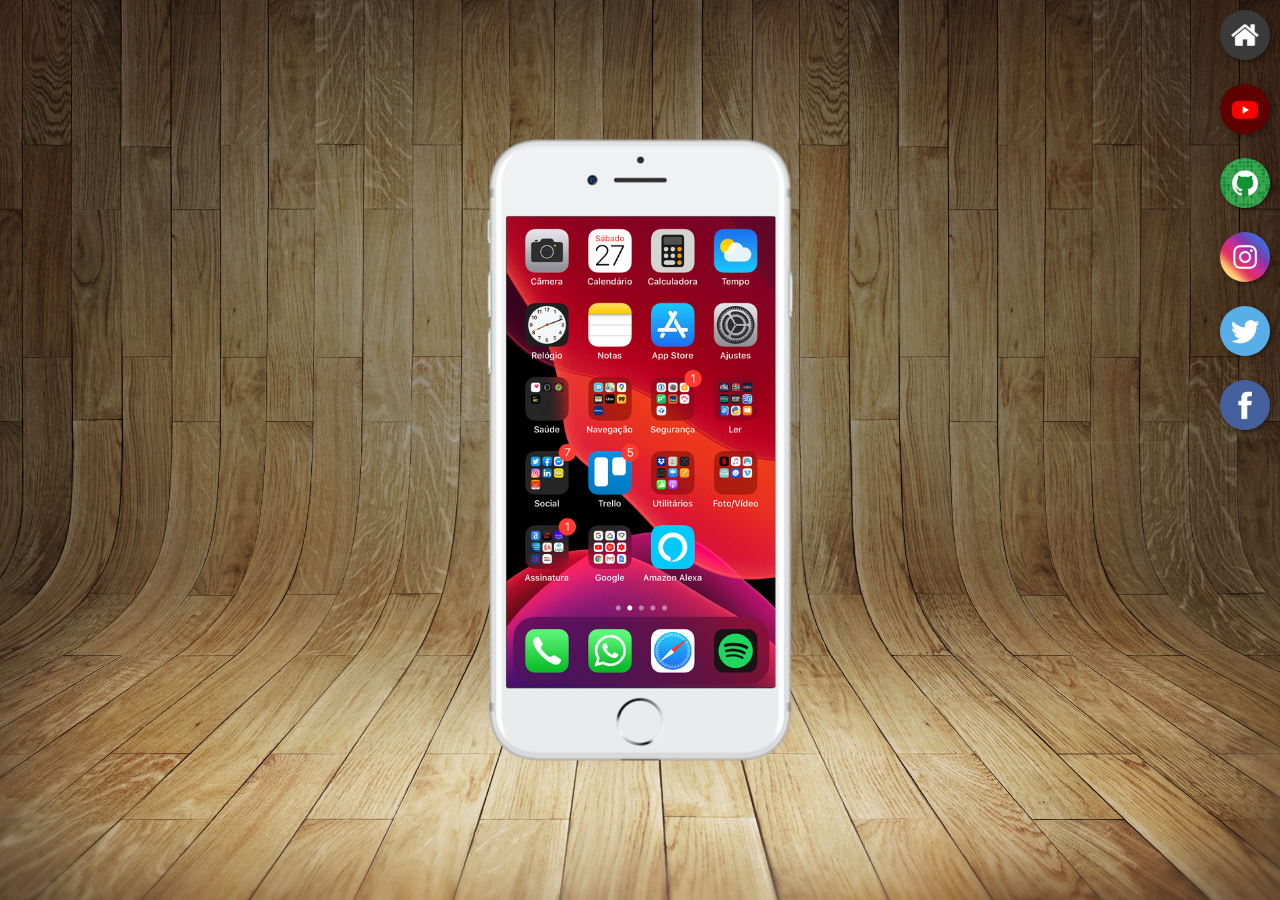
<file: index.html>
<!DOCTYPE html>
<html lang="pt-br">
<head>
    <meta charset="UTF-8">
    <meta http-equiv="X-UA-Compatible" content="IE=edge">
    <meta name="viewport" content="width=device-width, initial-scale=1.0"> <link rel="shortcut icon" href="favicon.ico" type="image/x-icon">
    <title>Projeto Rede Socias</title><link rel="stylesheet" href="estilos/style.css">
</head>
<body>

    <main>
        <section id="telefone">
            <iframe src="home.html" name="tela" id="tela" frameborder="0"></iframe>

        </section>

        <section id="redes-sociais">
            <a href="home.html" target="tela"><img src="imagens/logo-home.jpg" alt=""></a><br>
            <a href="youtube.html" target="tela"> <img src="imagens/logo-youtube.jpg" alt=""></a><br>
            <a href="github.html" target="tela"> <img src="imagens/logo-github.jpg" alt=""></a><br>
            <a href="instagram.html" target="tela"> <img src="imagens/logo-instagram.jpg" alt=""></a><br>
            <a href="twitter.html" target="tela"> <img src="imagens/logo-twitter.jpg" alt=""></a><br>
            <a href="facebook.html" target="tela"> <img src="imagens/logo-facebook.jpg" alt=""></a><br>


        </section>
    </main>


    
</body>
</html>
</file>
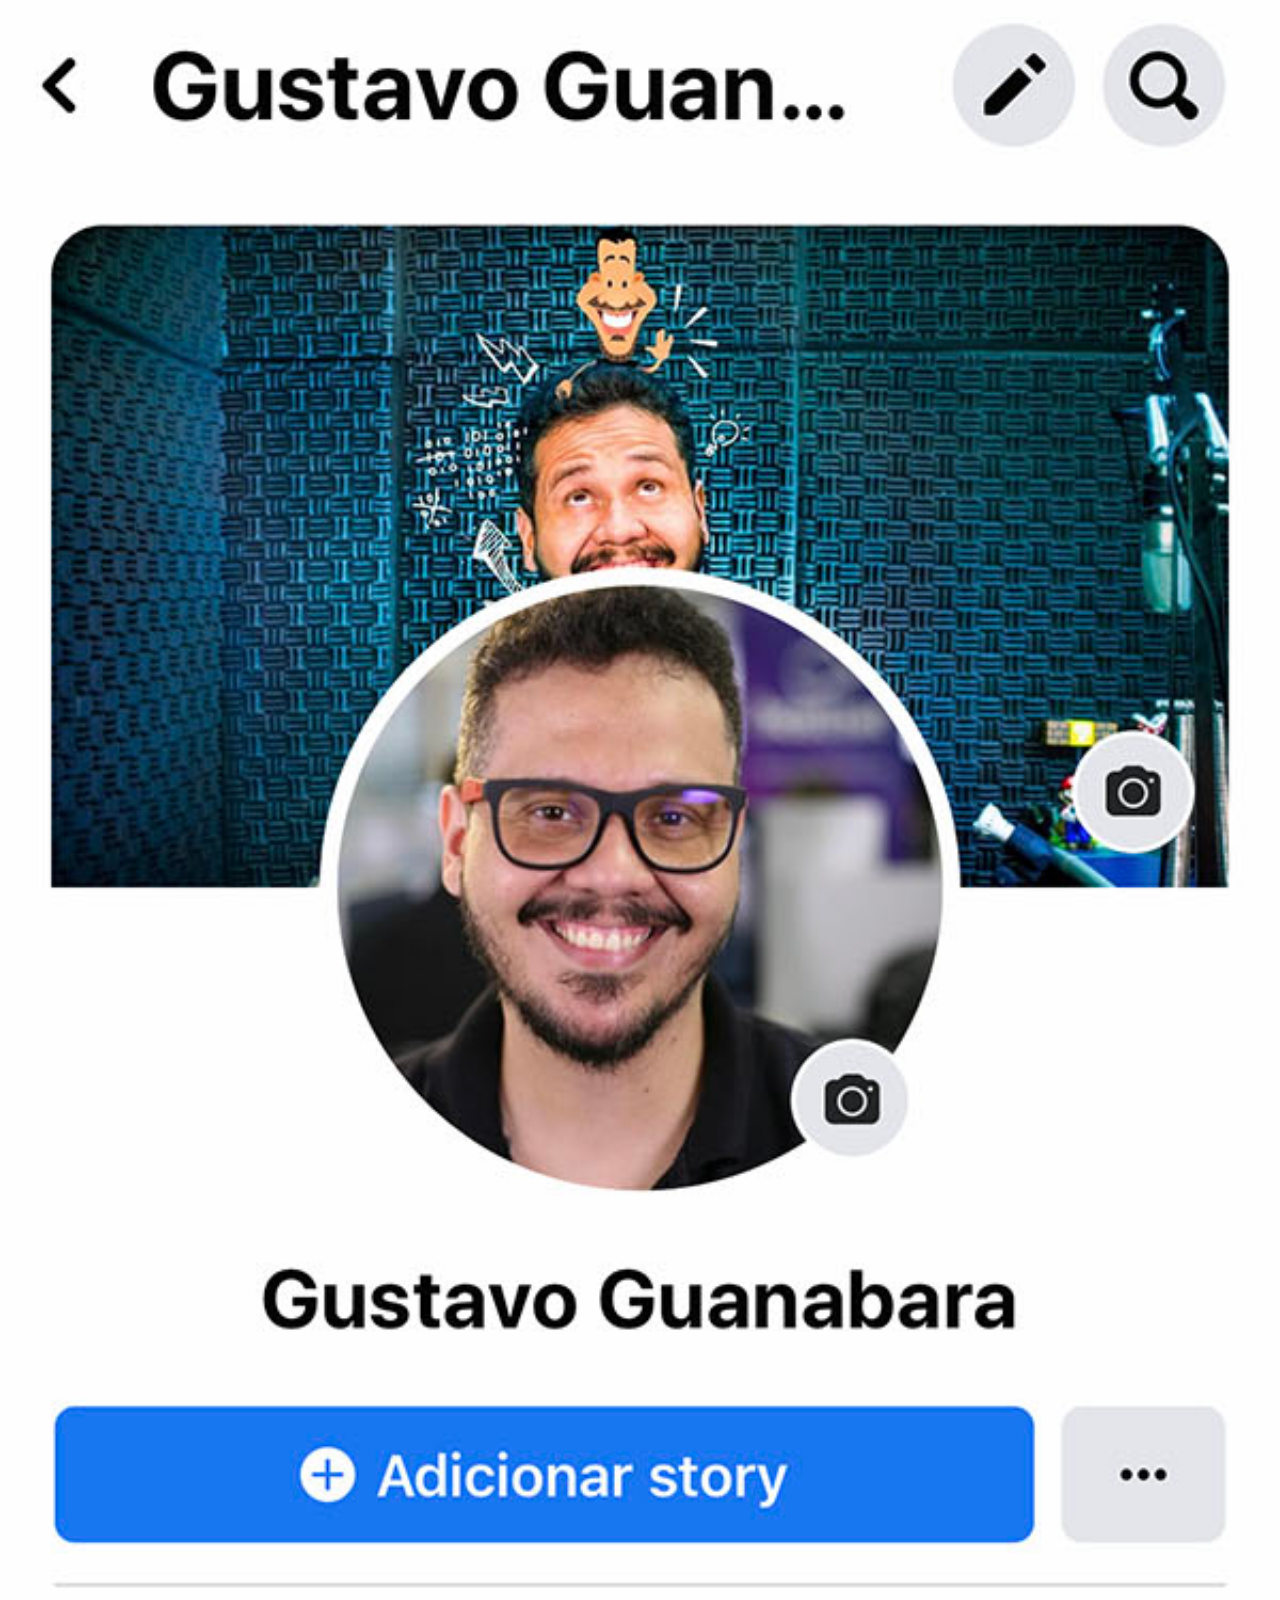
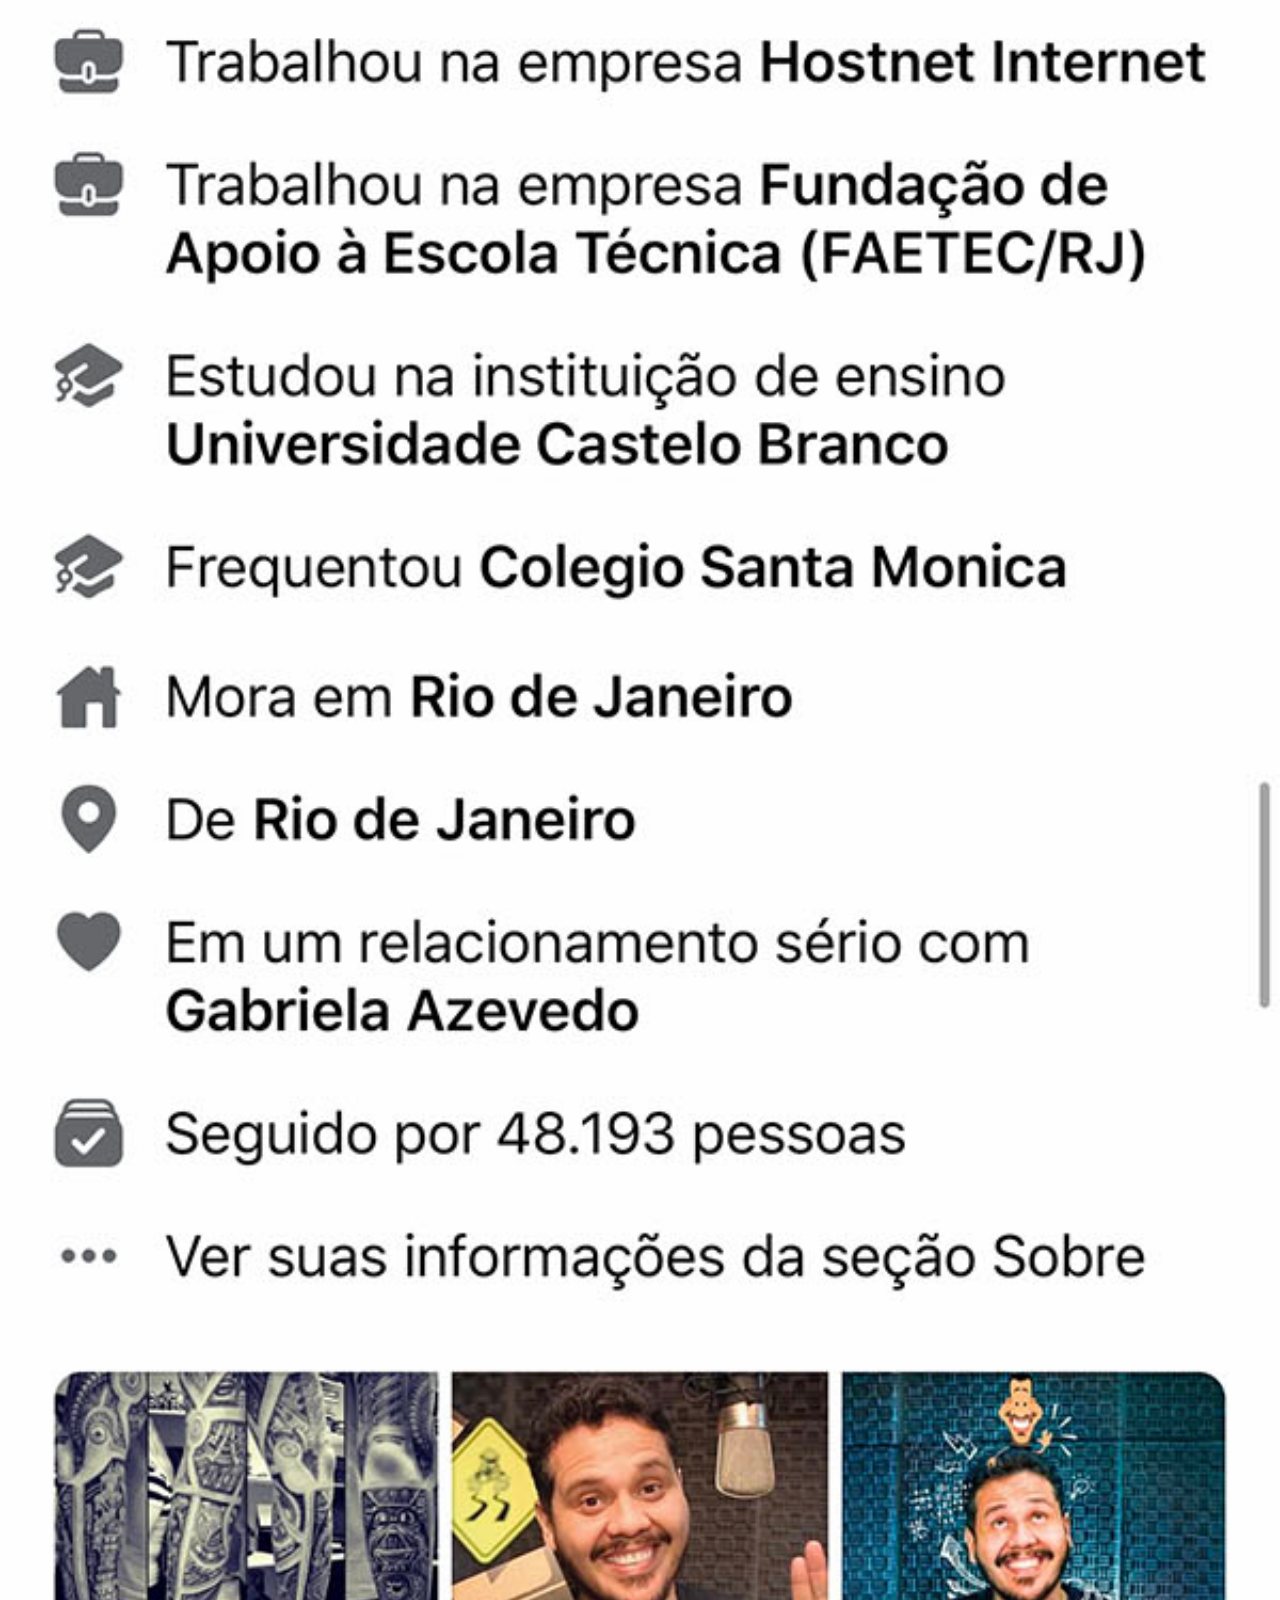
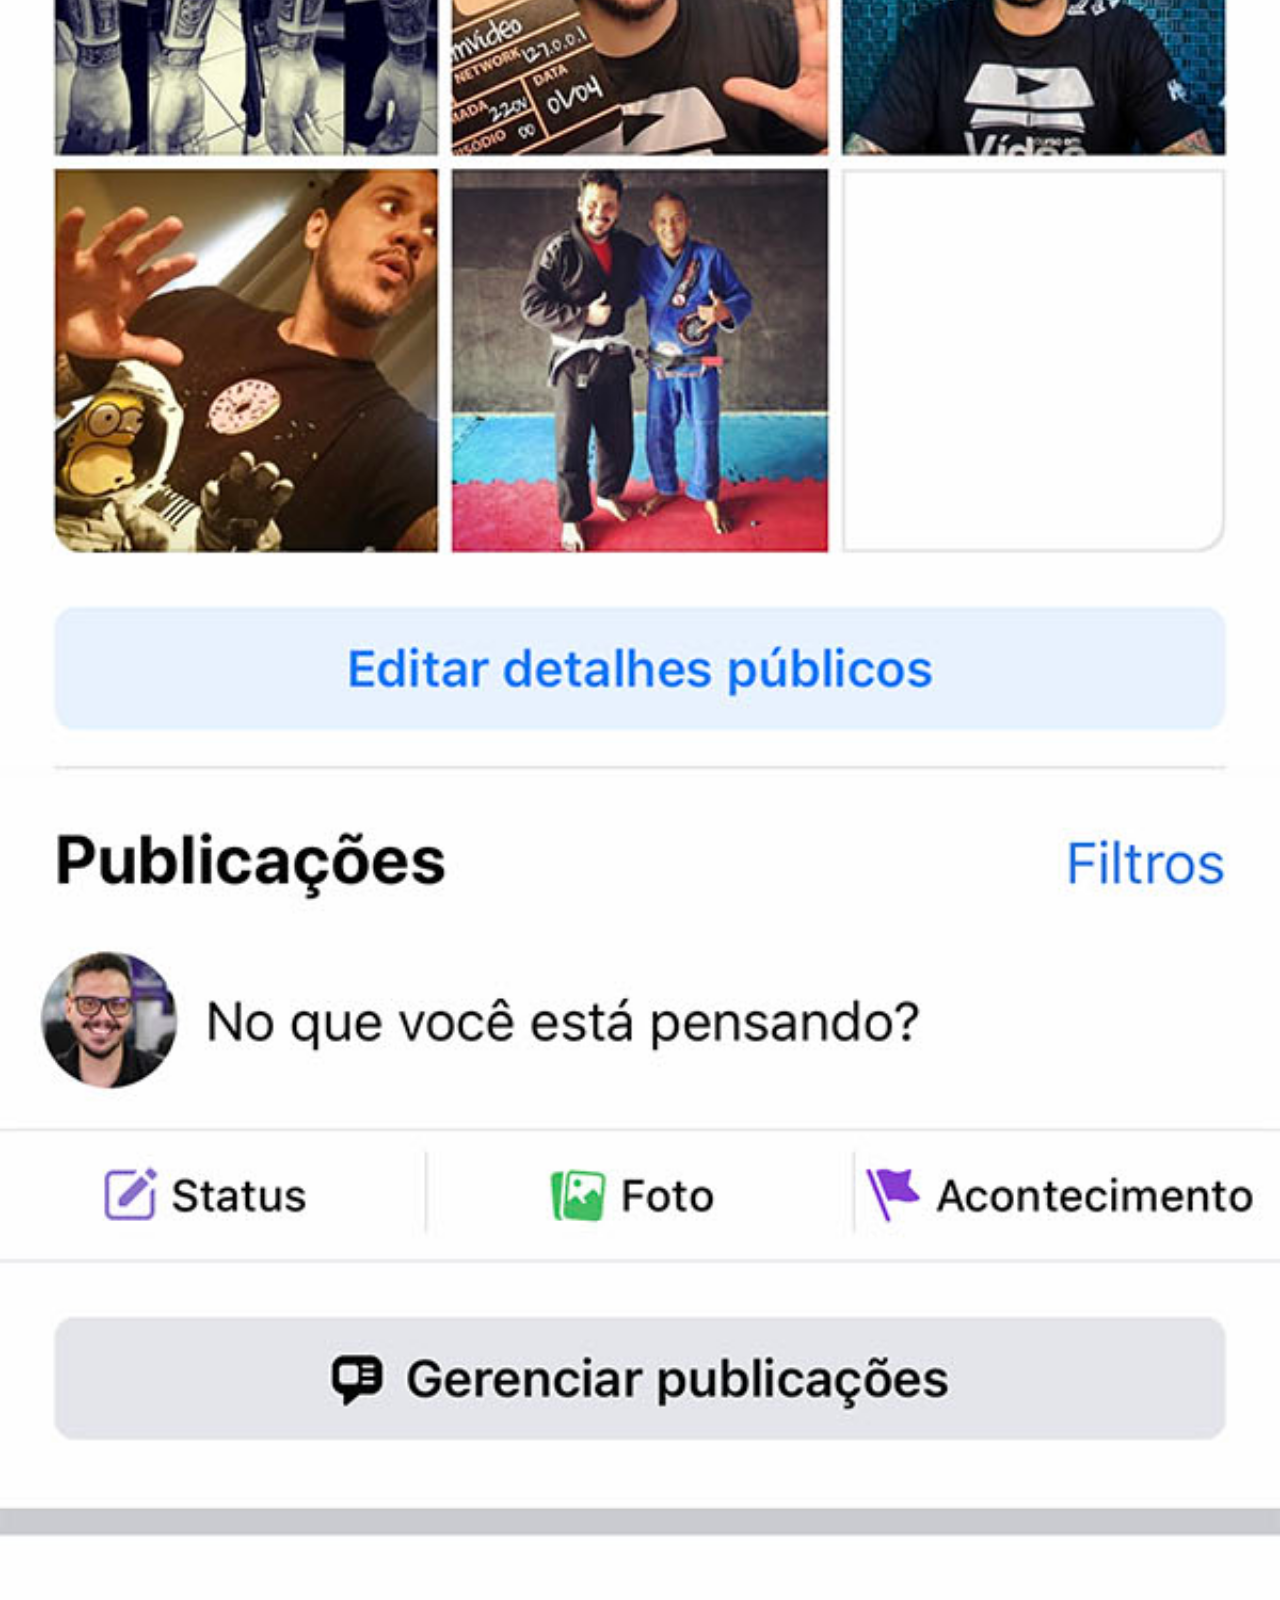
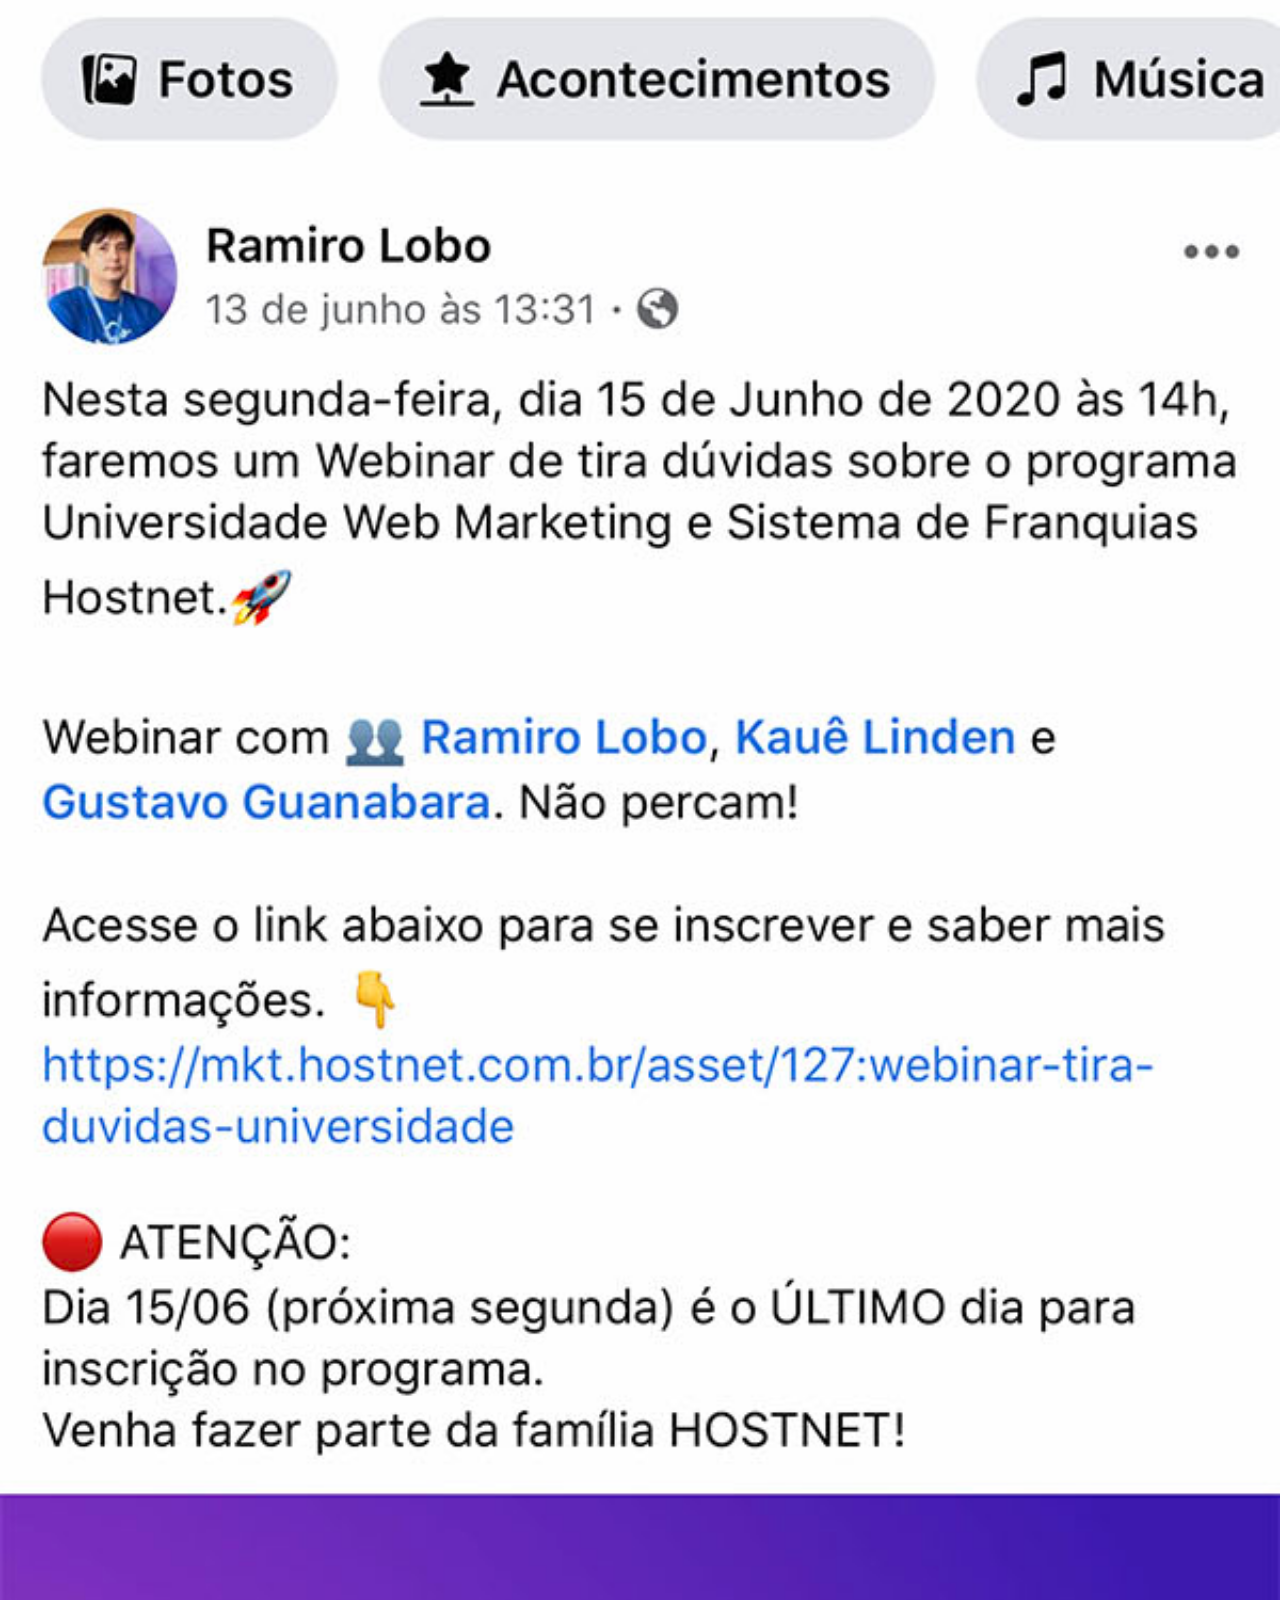
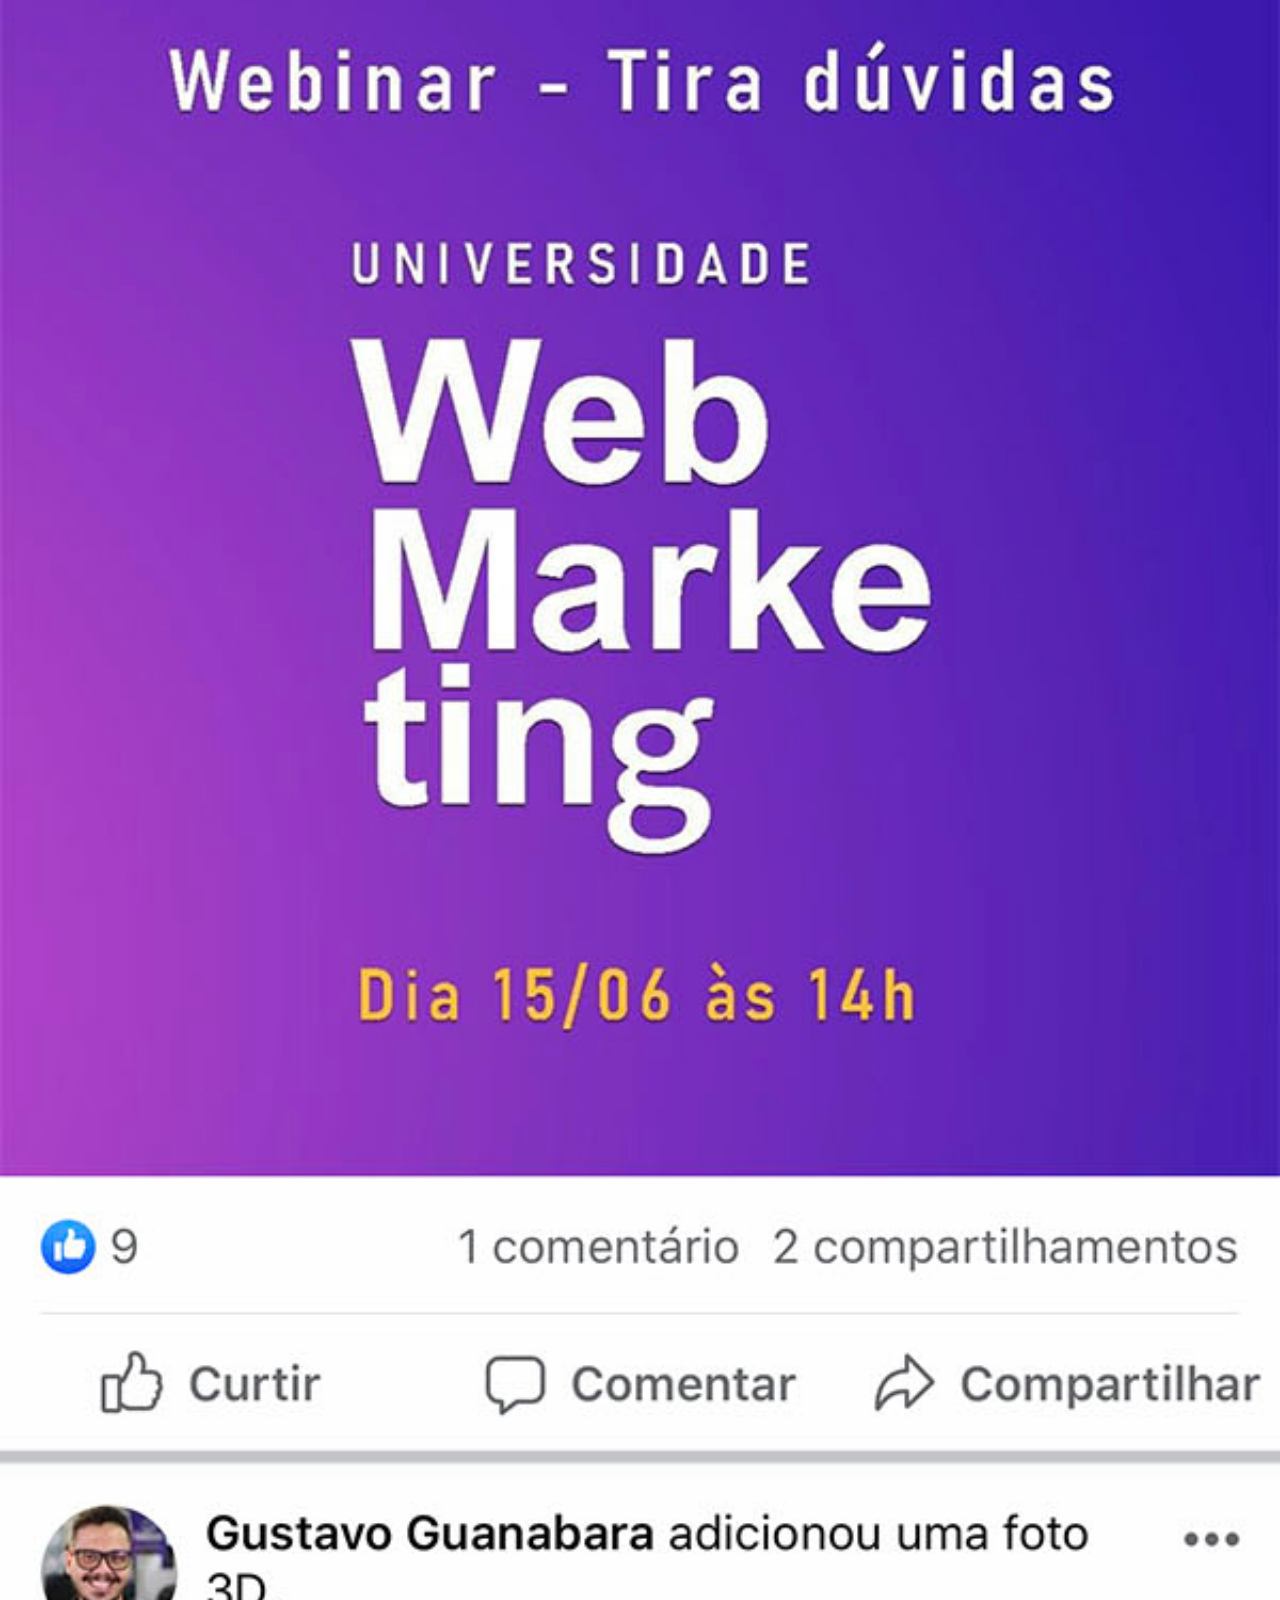
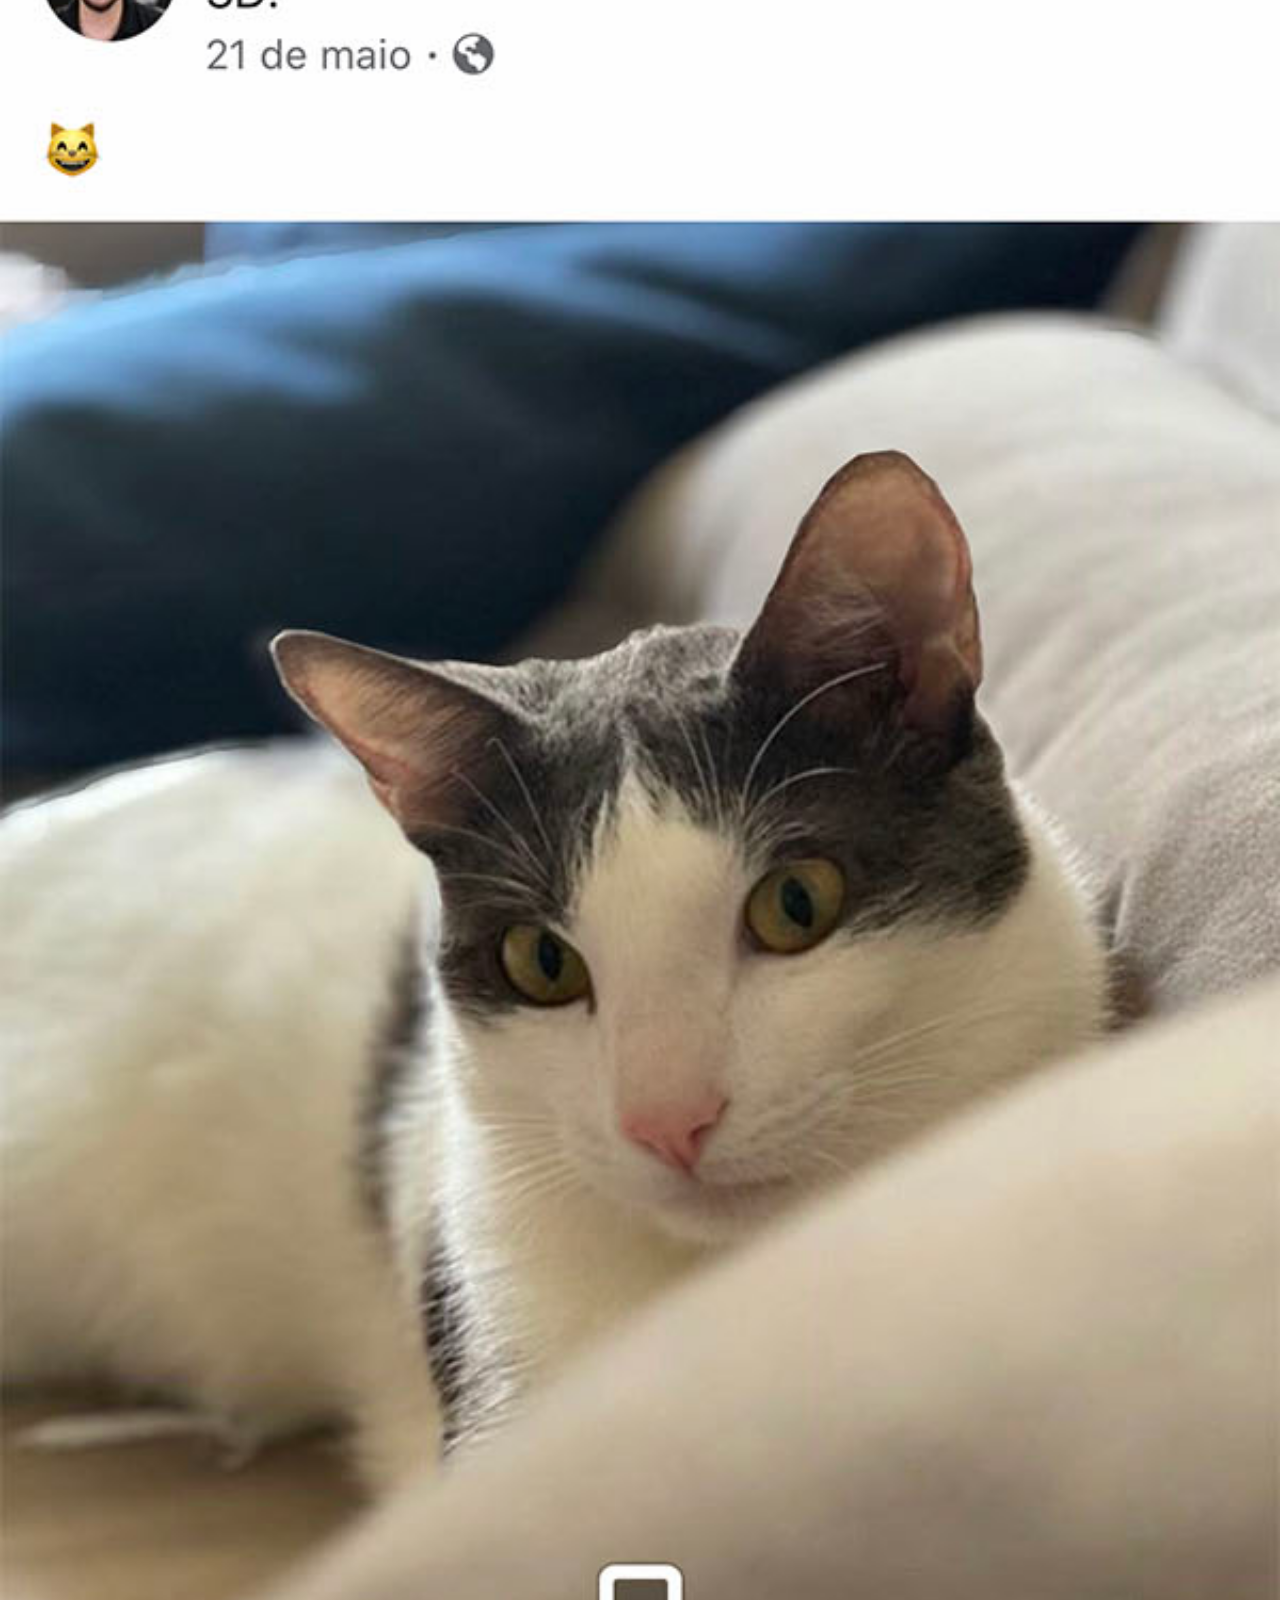
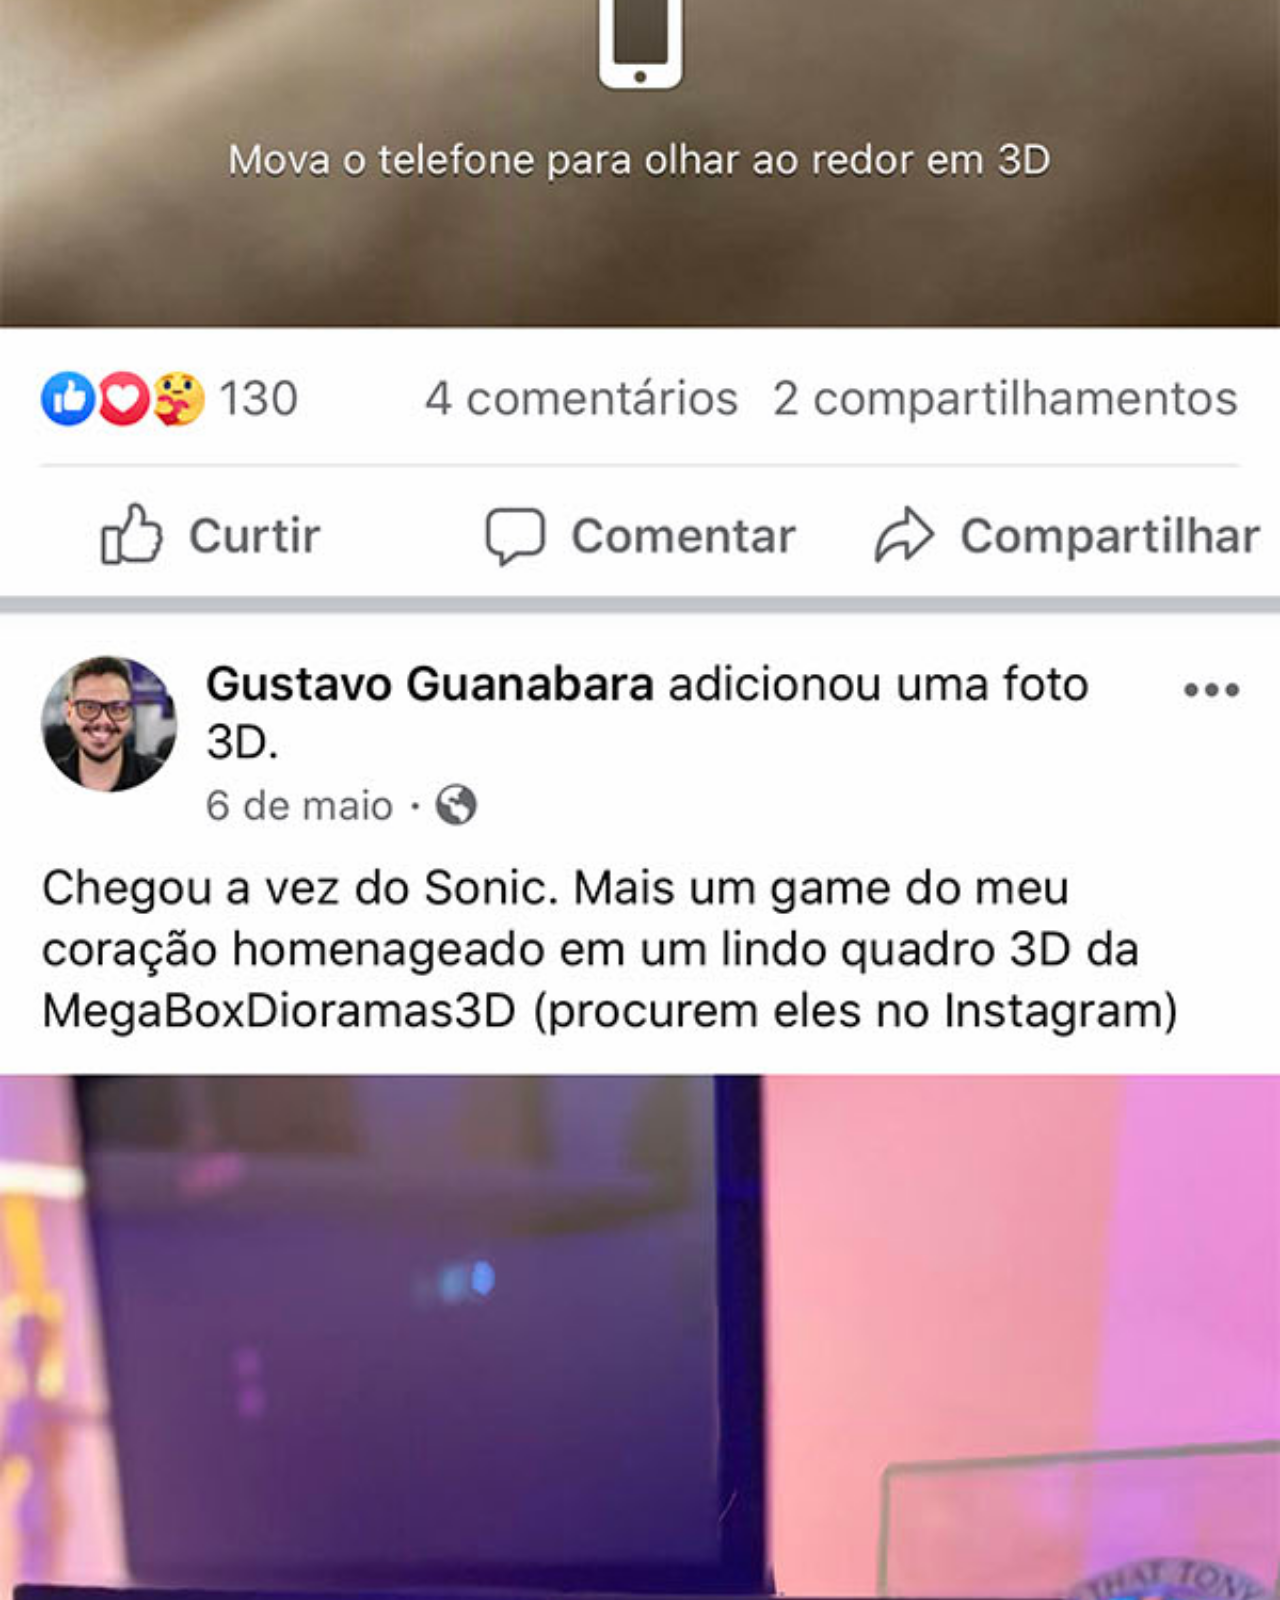
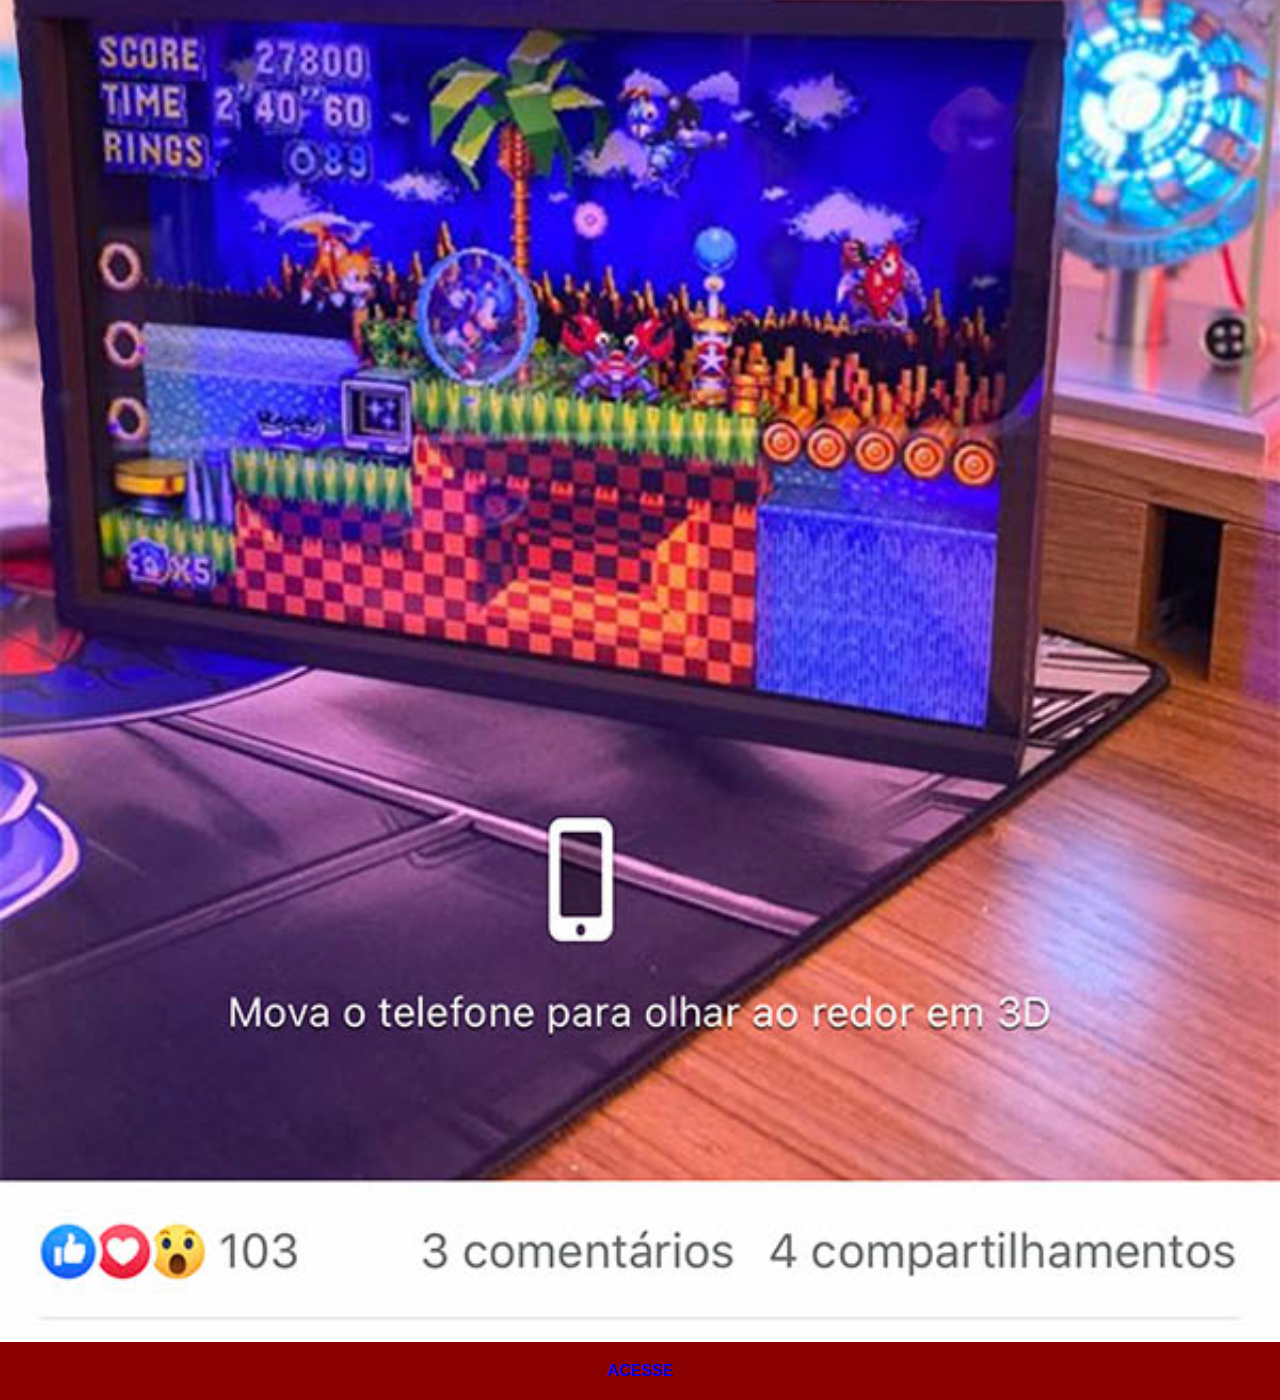
<file: facebook.html>
<!DOCTYPE html>
<html lang="pt-br">
<head>
    <meta charset="UTF-8">
    <meta http-equiv="X-UA-Compatible" content="IE=edge">
    <meta name="viewport" content="width=device-width, initial-scale=1.0">
    <title>Facebook</title> <link rel="stylesheet" href="estilos/social.css">
</head>
<body>
    <img src="imagens/tela-facebook.jpg" alt="FaceBook">
    <a href="https://pt-br.facebook.com/gustavoguanabara/" target="_blank">ACESSE</a>
    
</body>
</html>
</file>
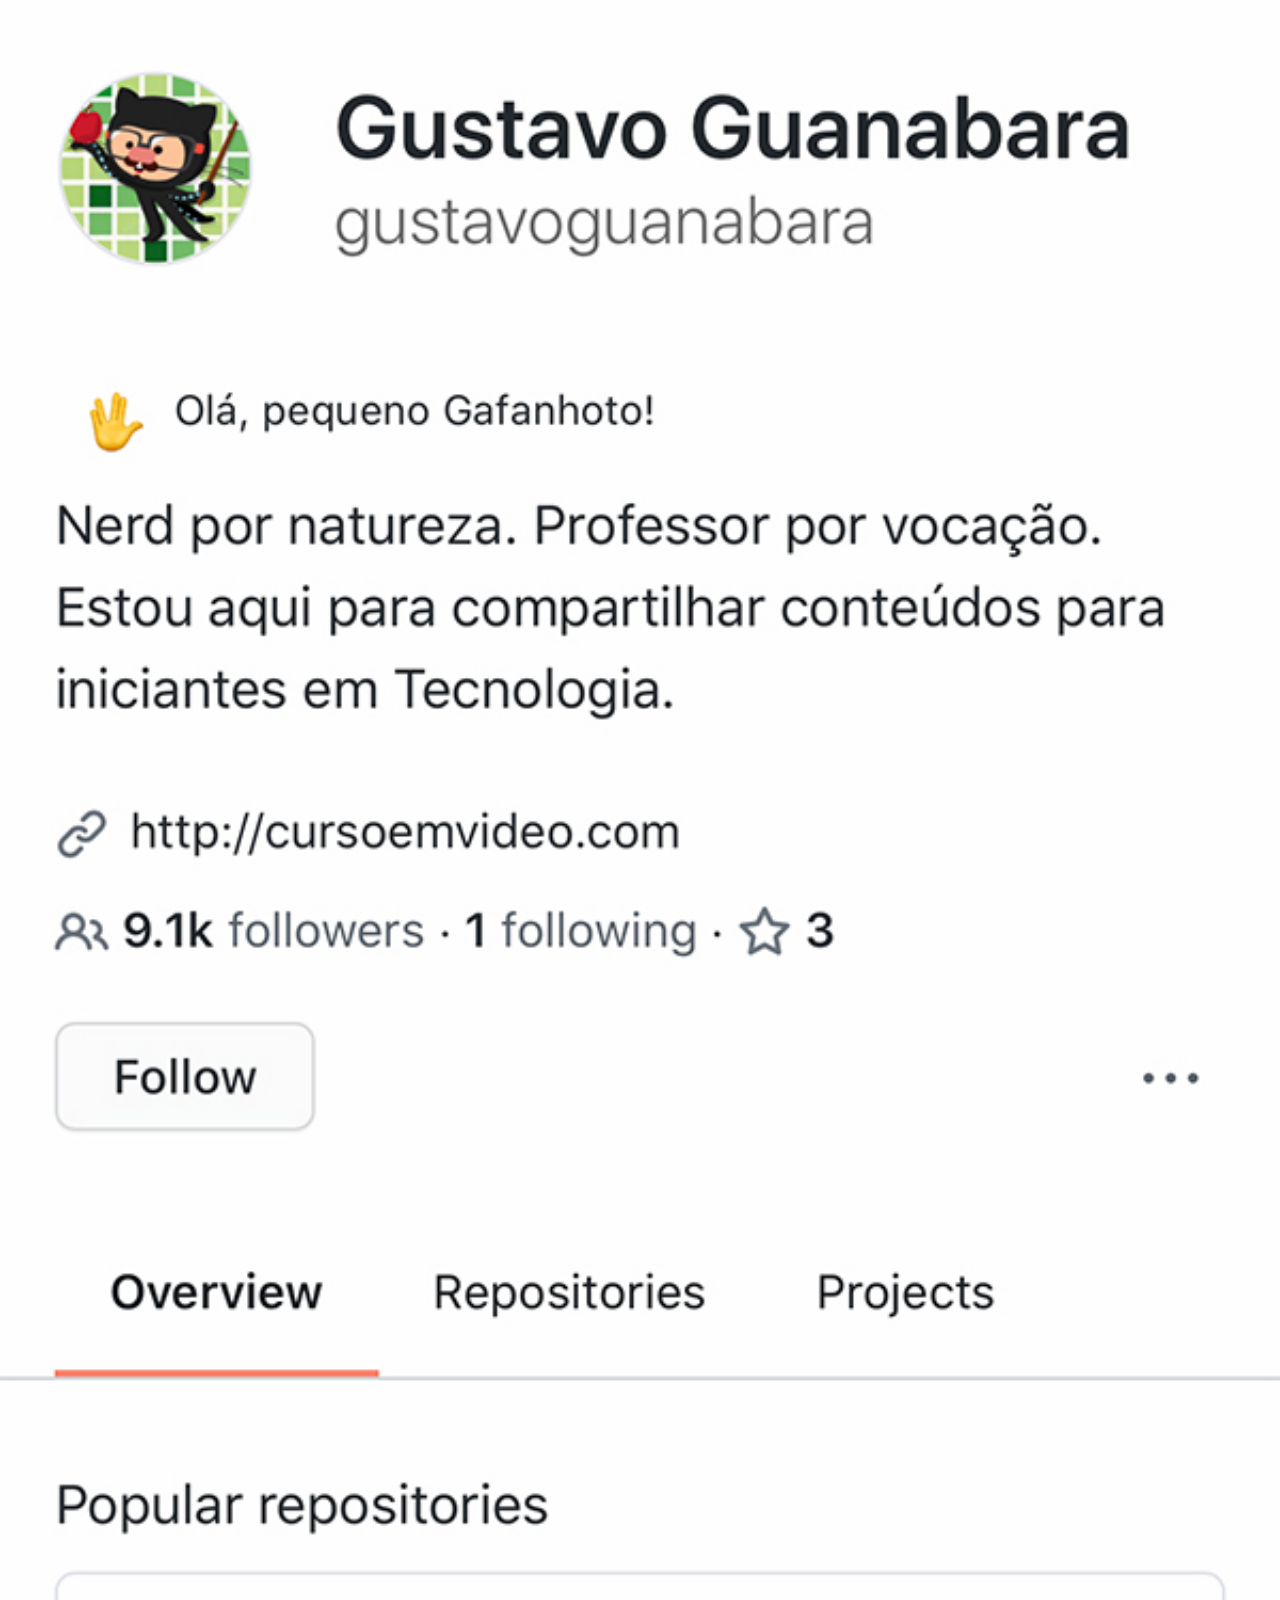
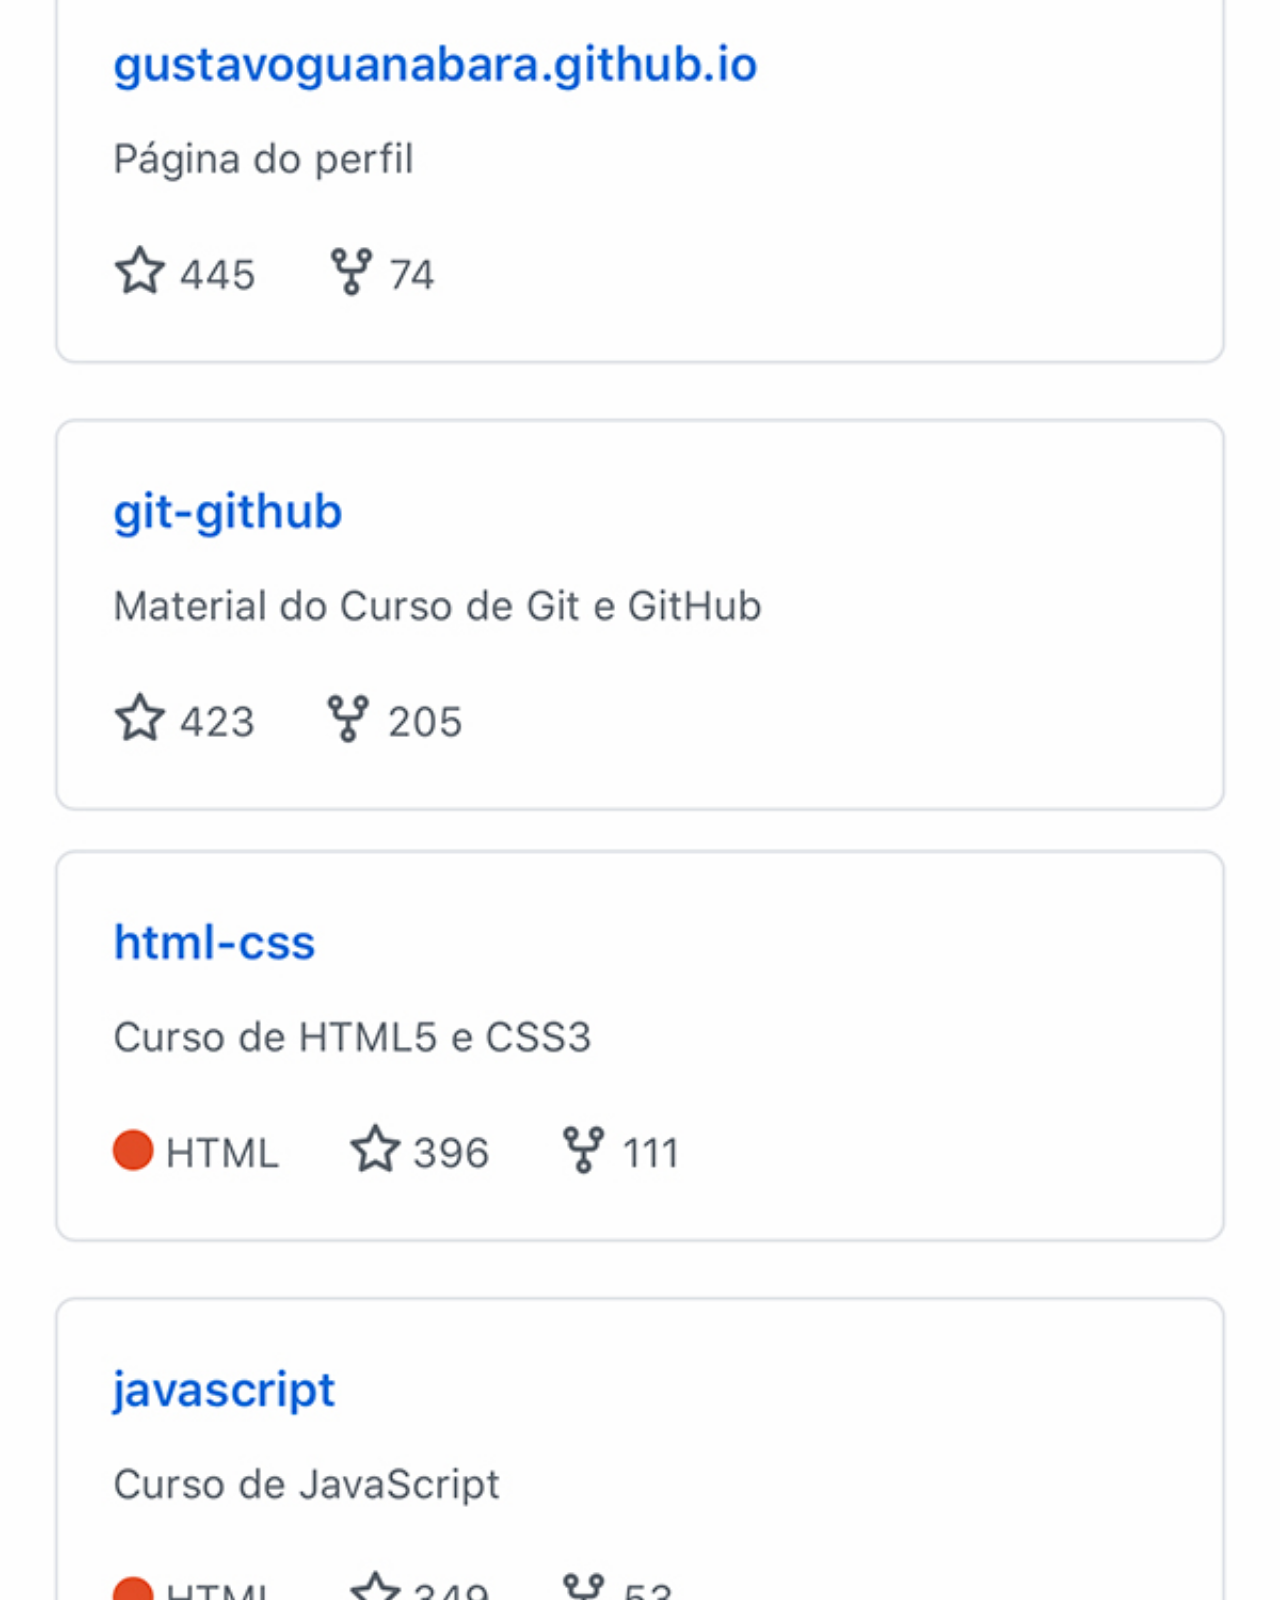
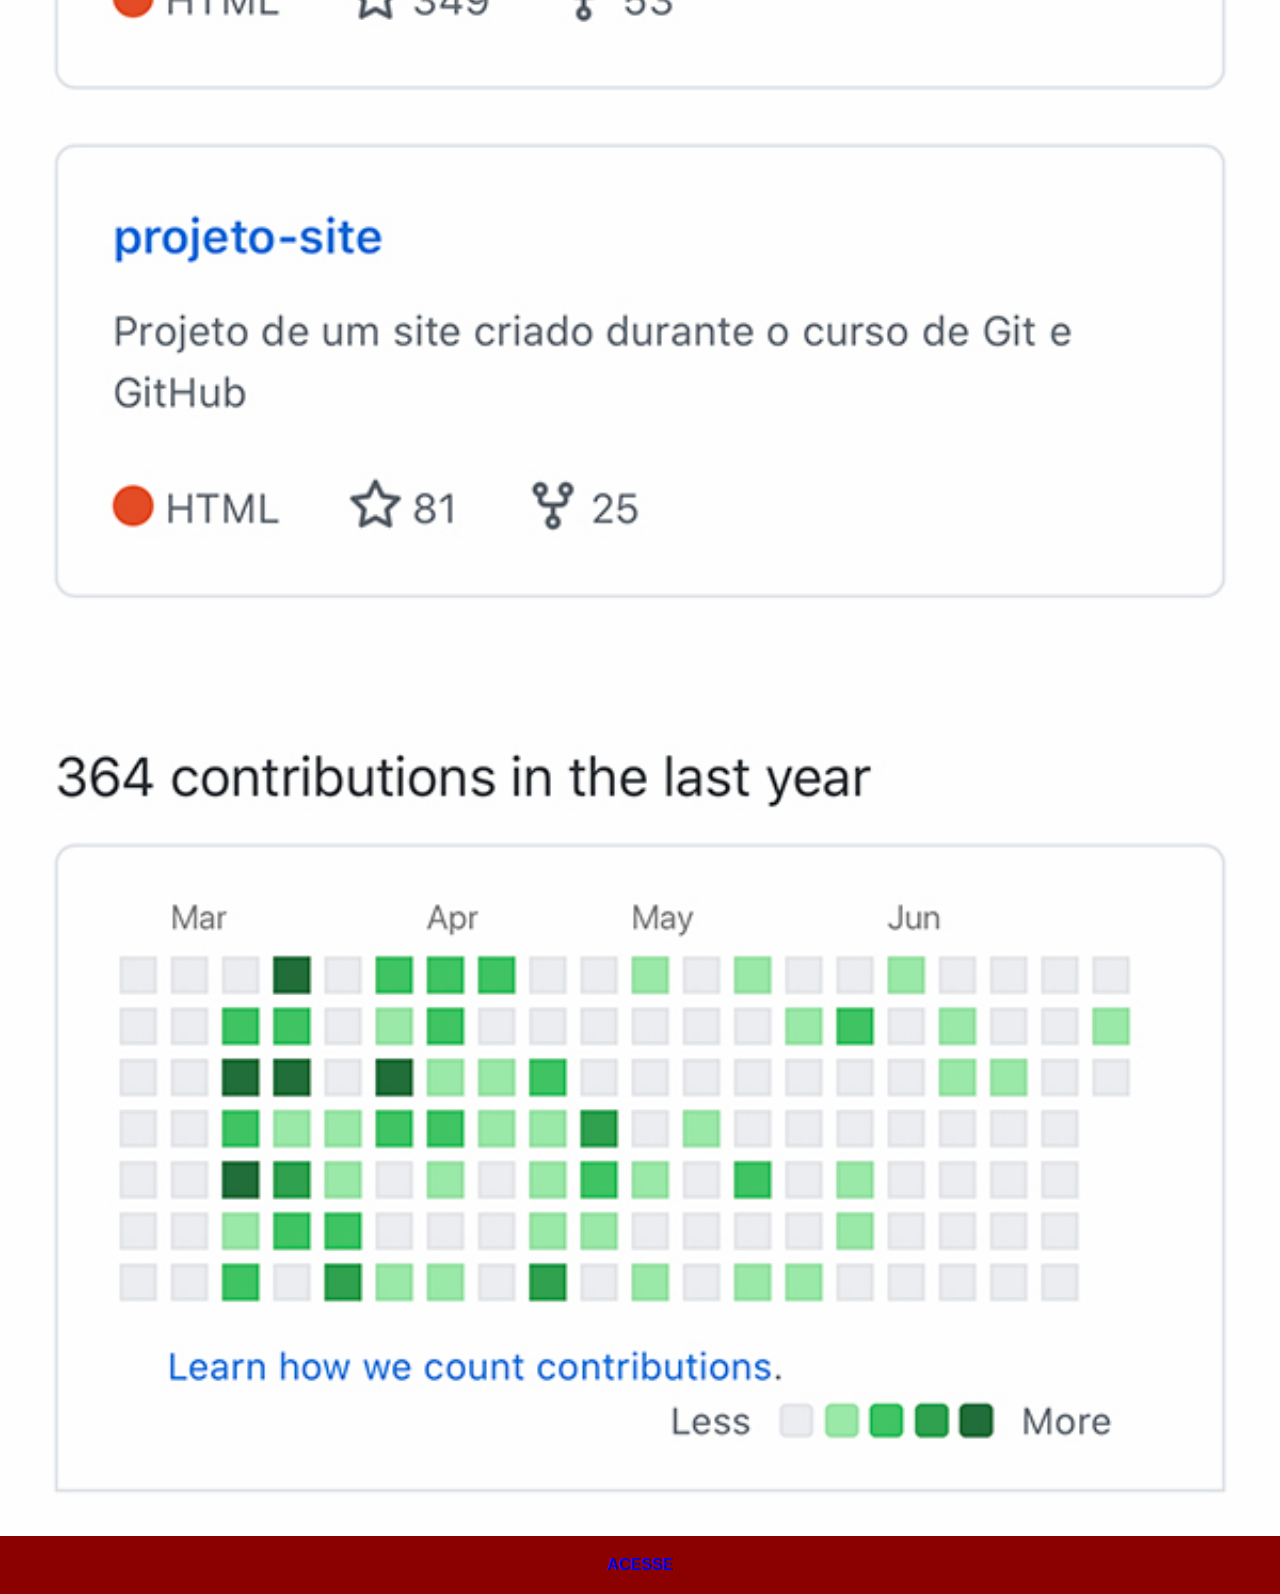
<file: github.html>
<!DOCTYPE html>
<html lang="pt-br">
<head>
    <meta charset="UTF-8">
    <meta http-equiv="X-UA-Compatible" content="IE=edge">
    <meta name="viewport" content="width=device-width, initial-scale=1.0">
    <title>GitHub</title> <link rel="stylesheet" href="estilos/social.css">
</head>
<body>
    <img src="imagens/tela-github.jpg" alt="GitHub">
    <a href="https://github.com/gustavoguanabara/" target="_blank">ACESSE</a>
    
</body>
</html>
</file>
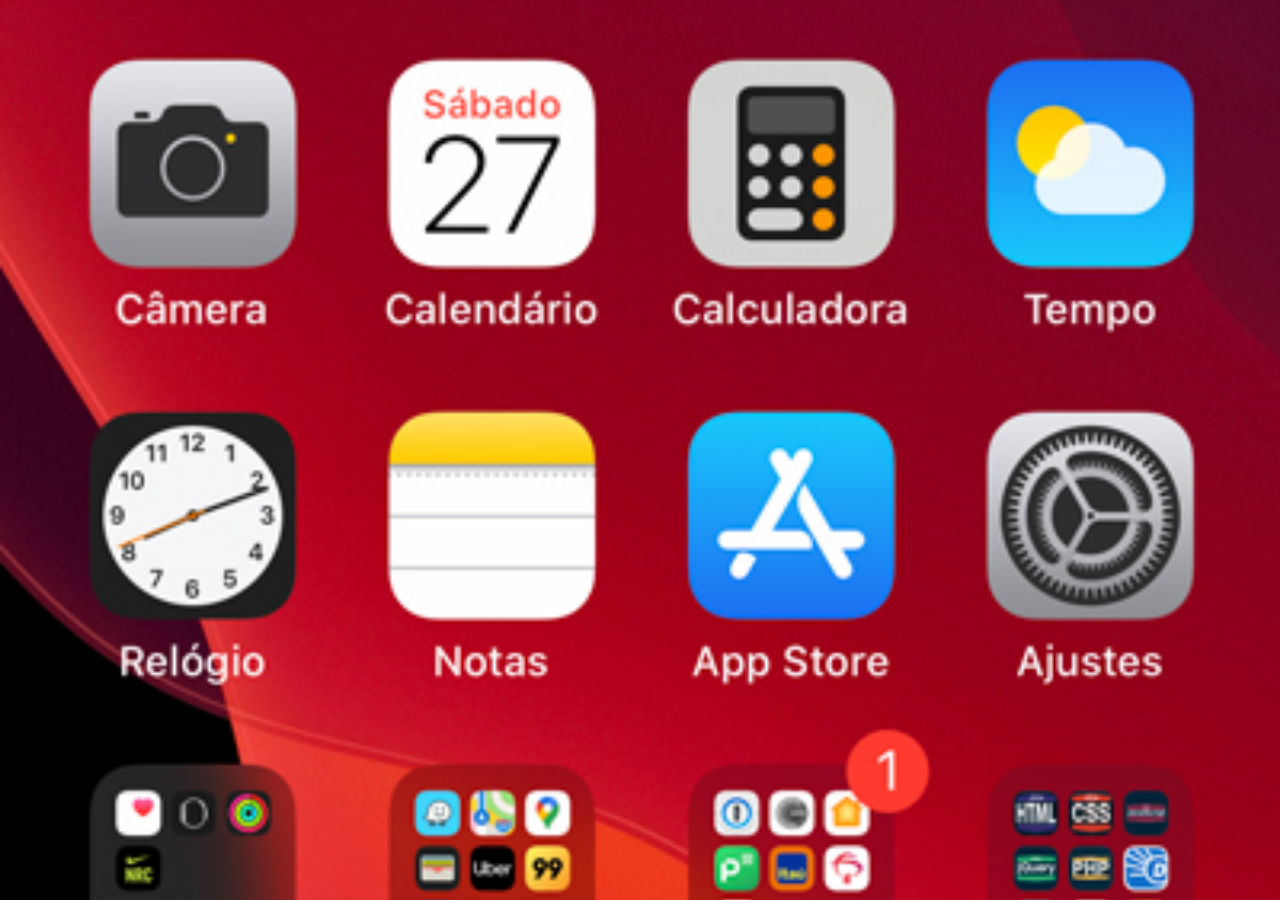
<file: home.html>
<!DOCTYPE html>
<html lang="pt-br">
<head>
    <meta charset="UTF-8">
    <meta http-equiv="X-UA-Compatible" content="IE=edge">
    <meta name="viewport" content="width=device-width, initial-scale=1.0">
    <title>Home</title>
</head>
<style>
* {
    margin: 0px;
    padding: 0px;
}
body {
    width: 100vw;
    height: 100vh;
    background: black url('imagens/tela-home.jpg') no-repeat top center;
    background-size: cover;

}
</style>
<body>
    
</body>
</html>
</file>
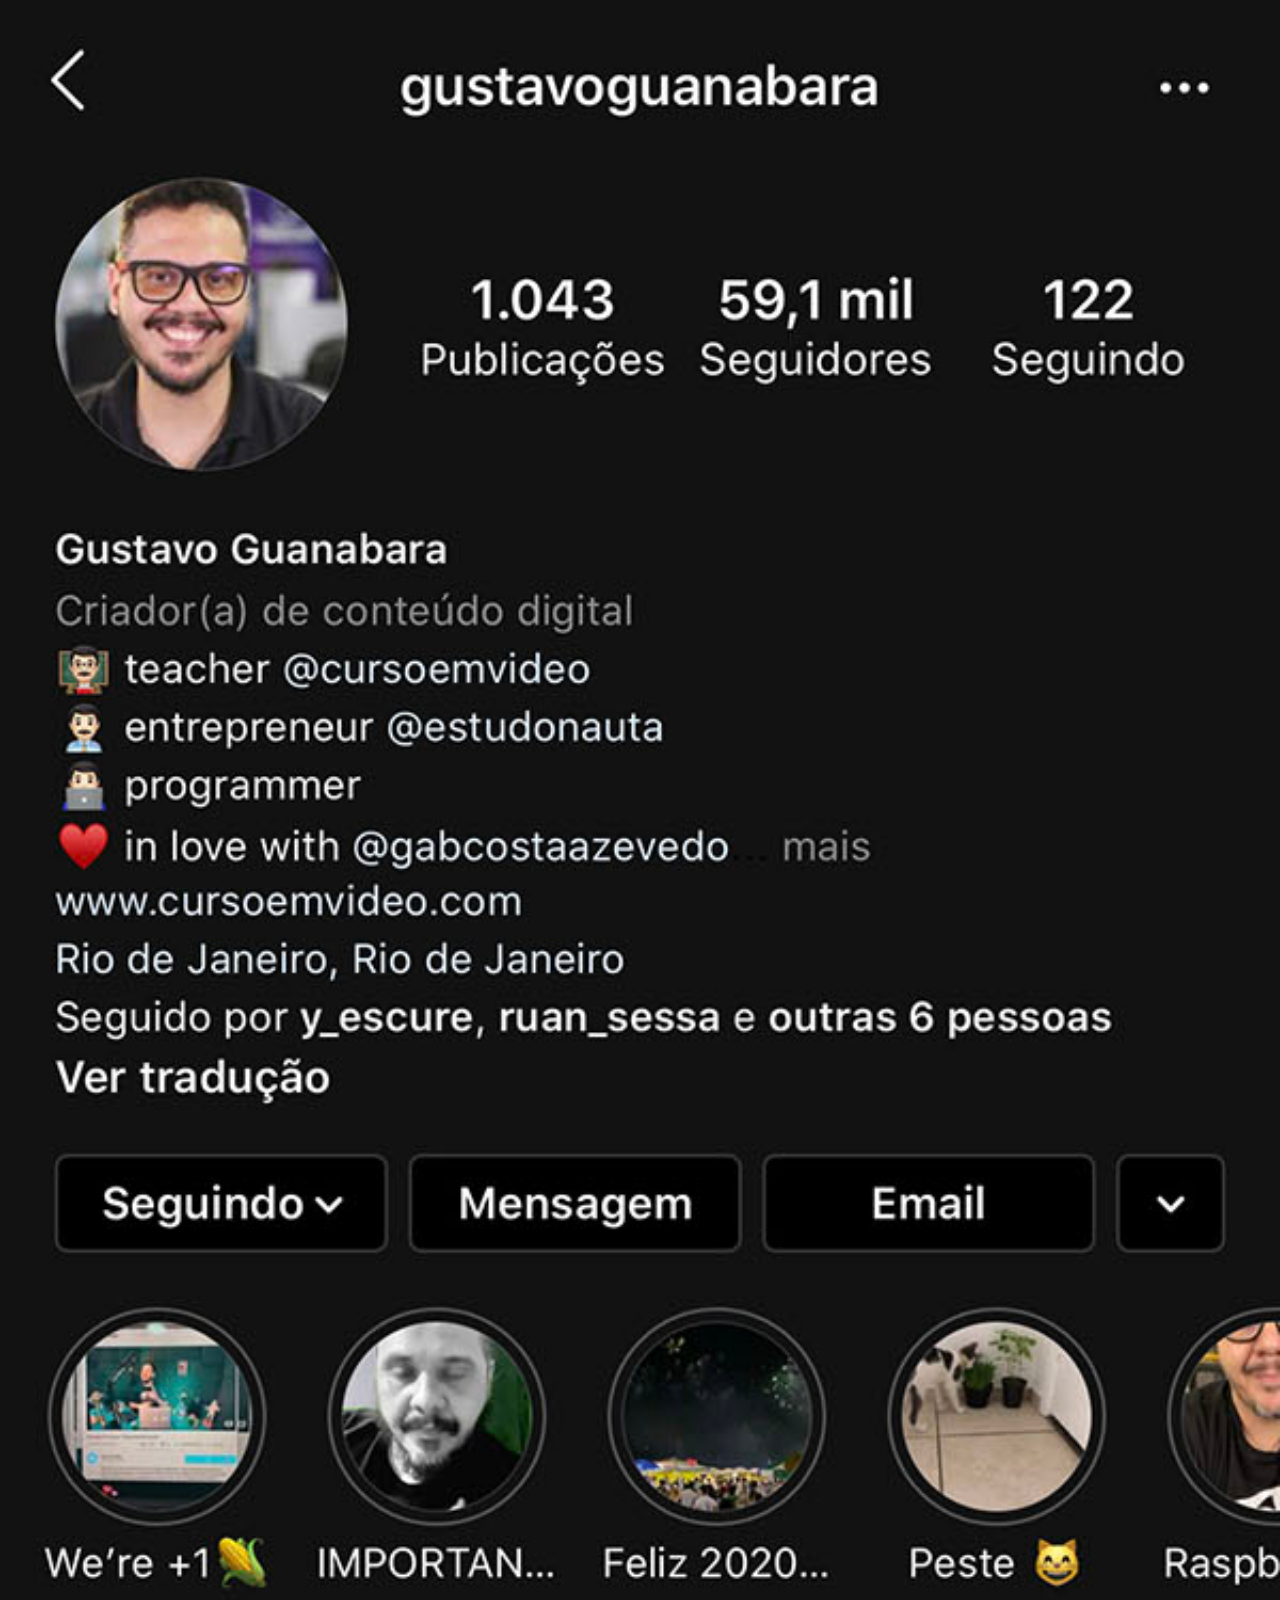
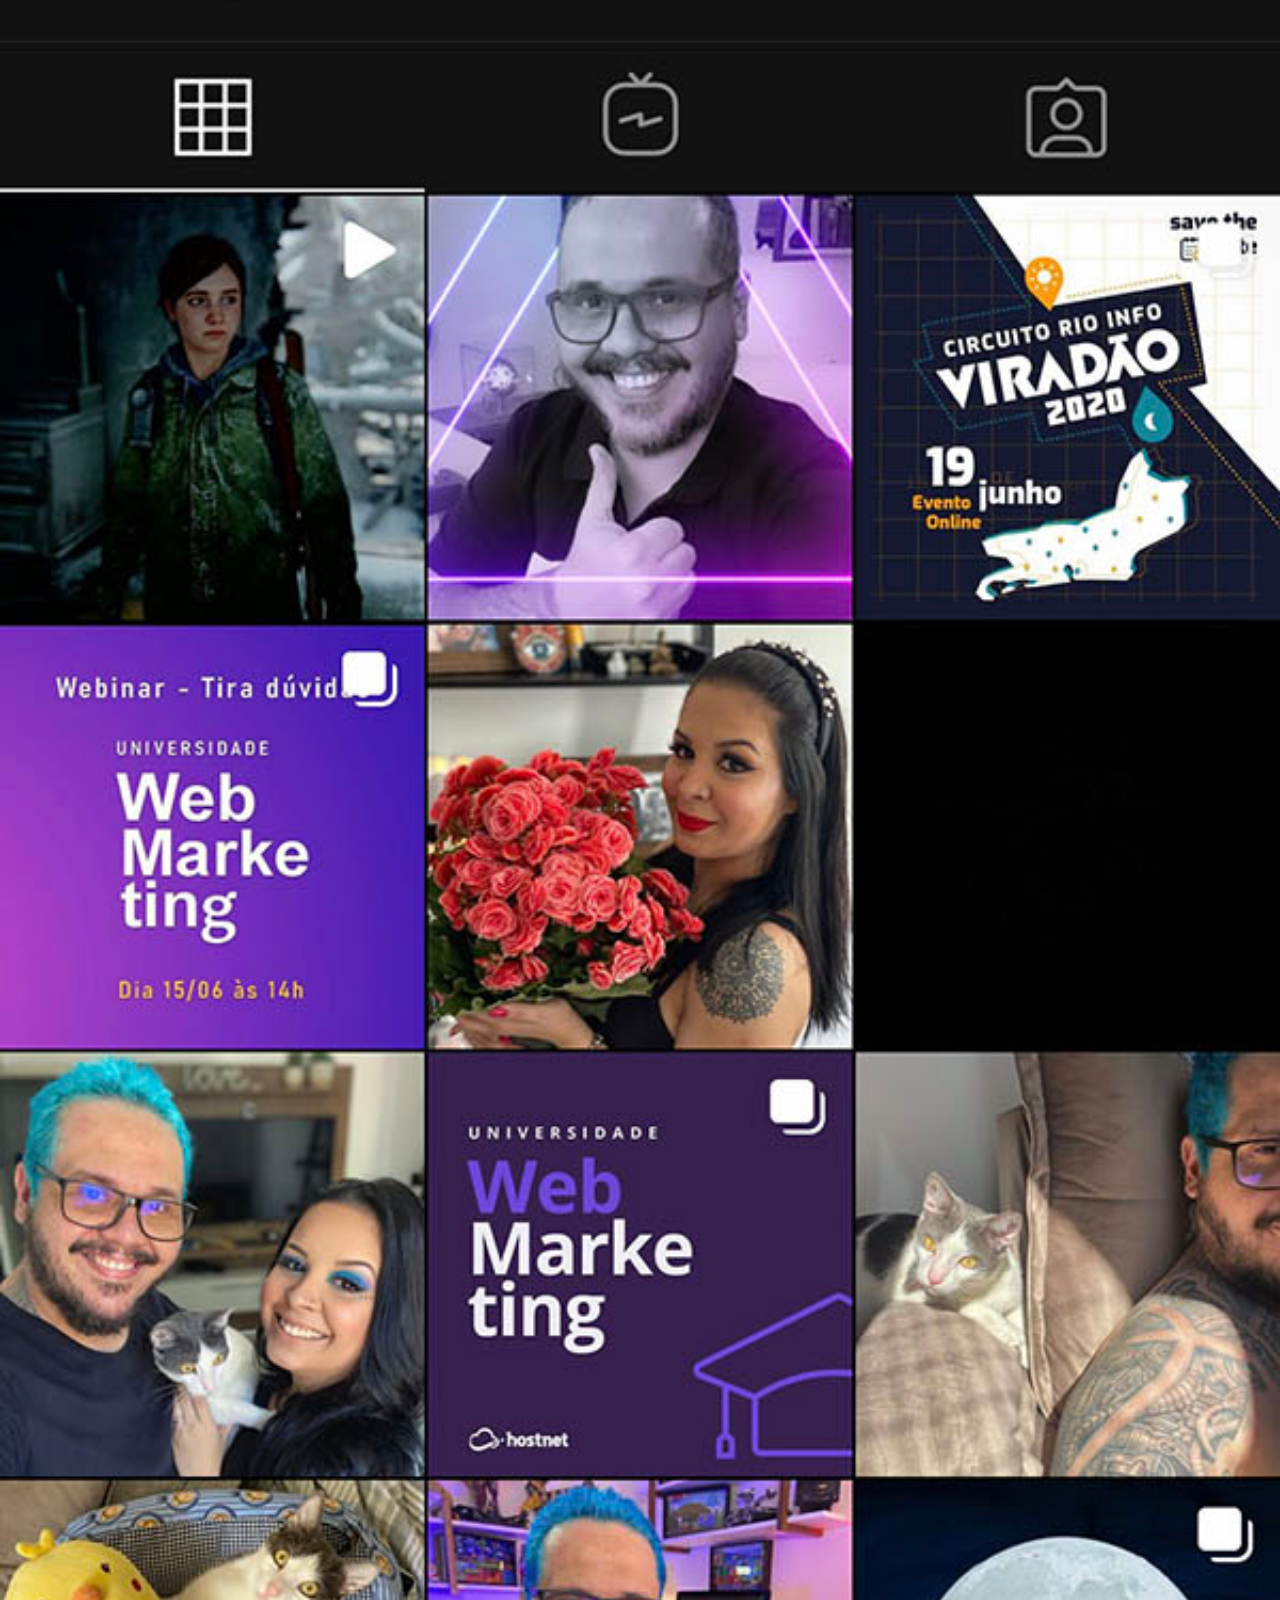
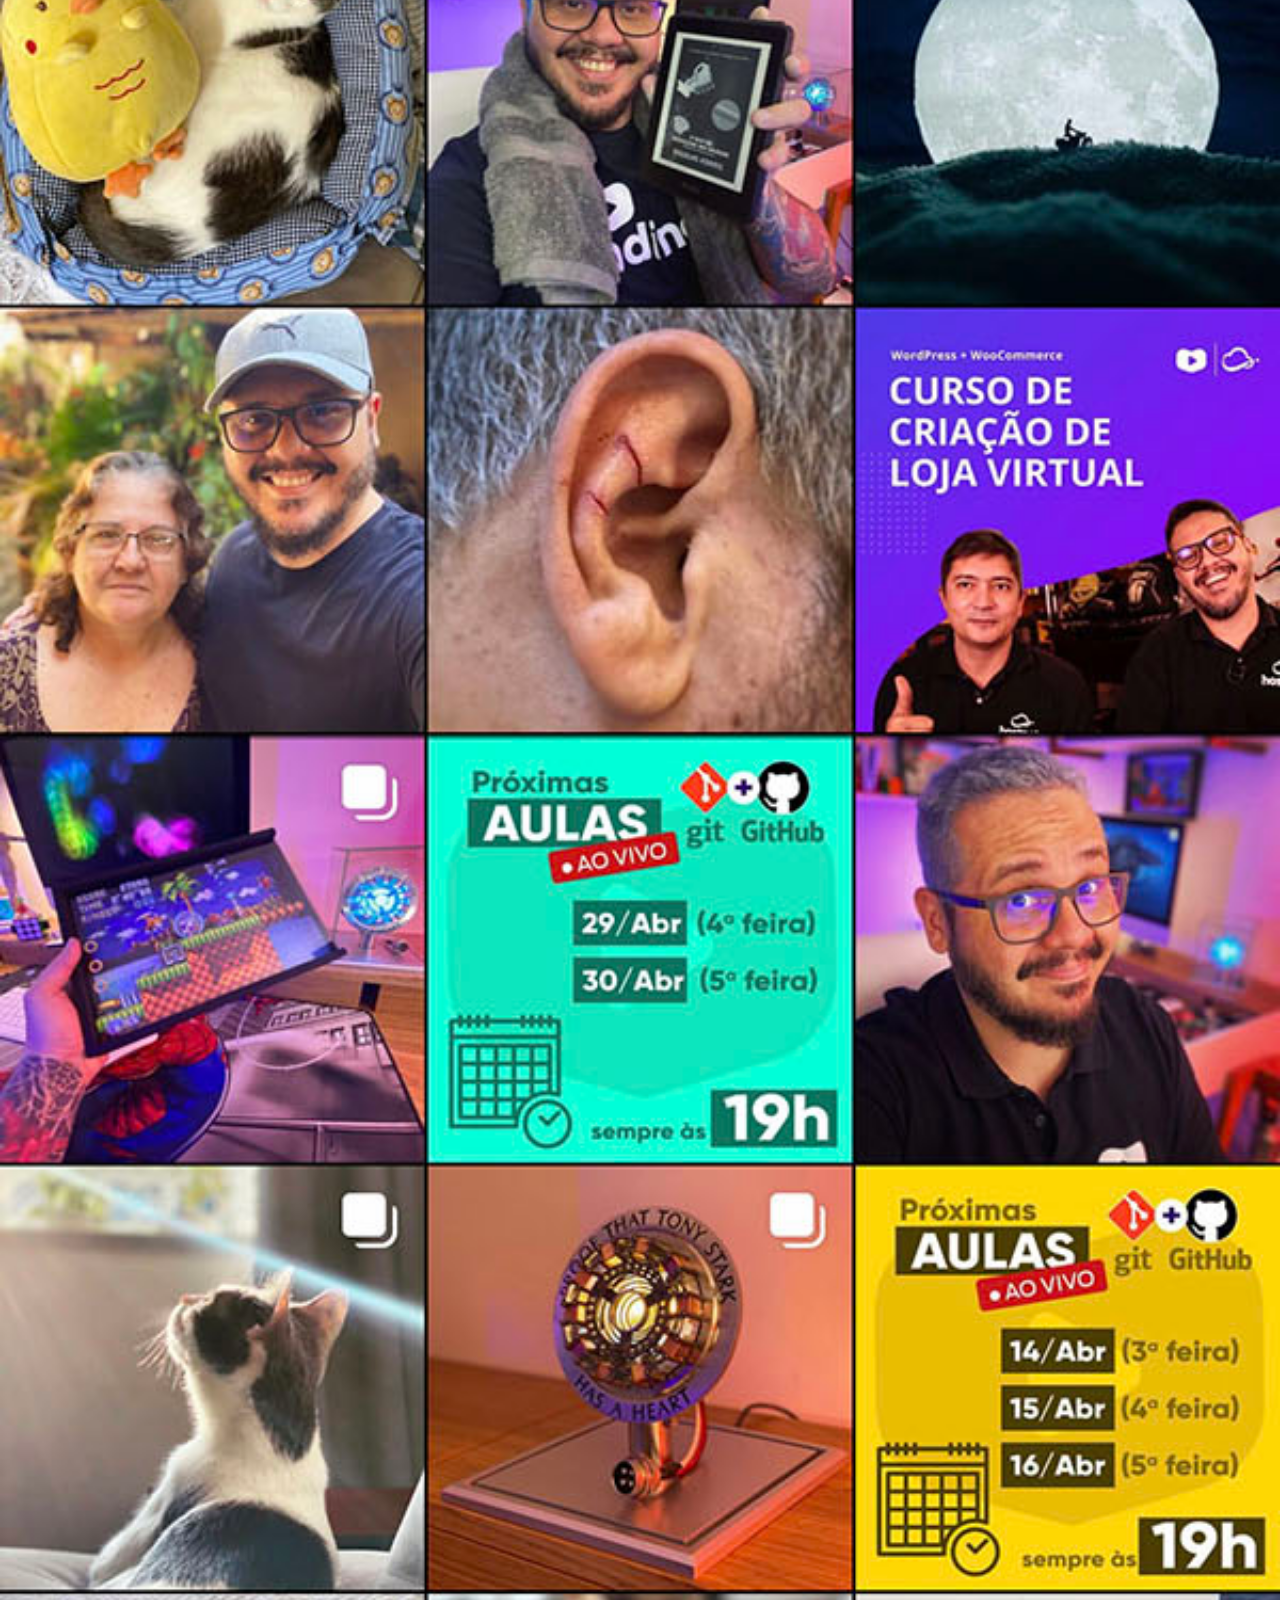
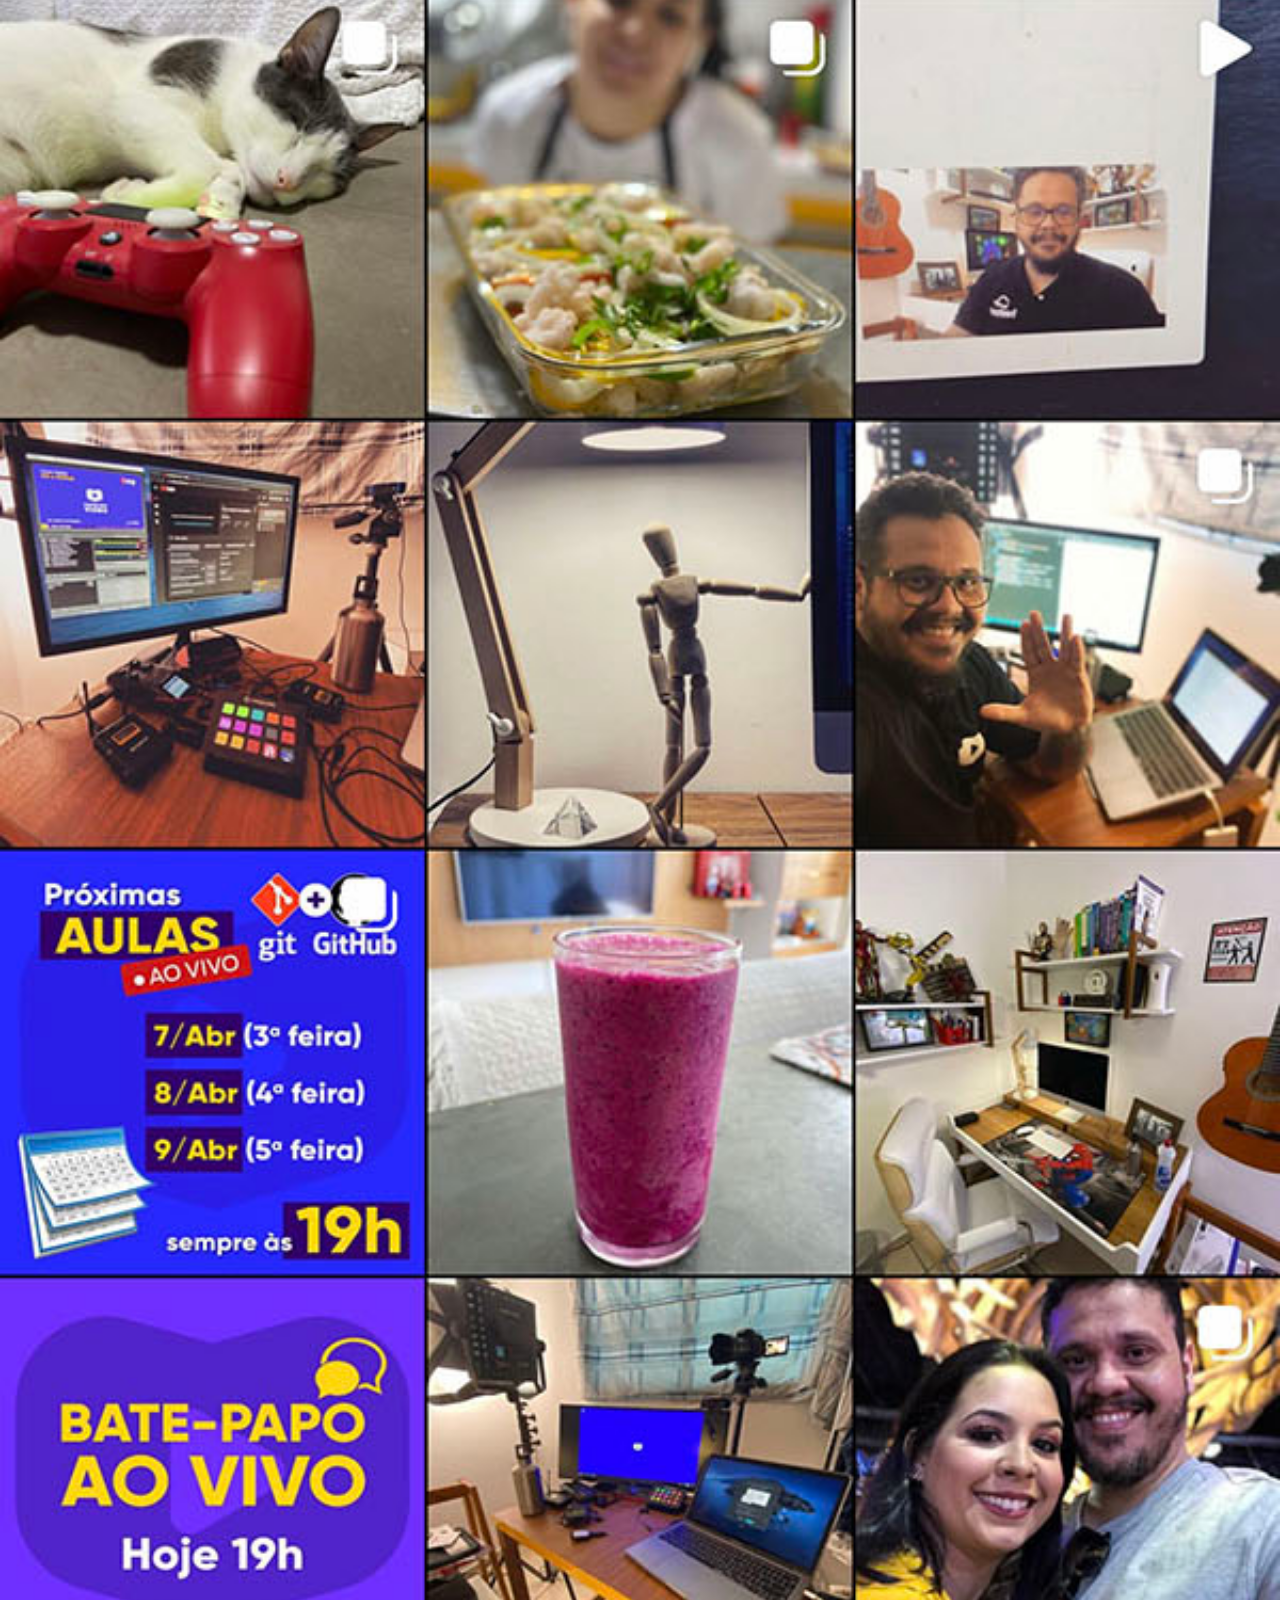
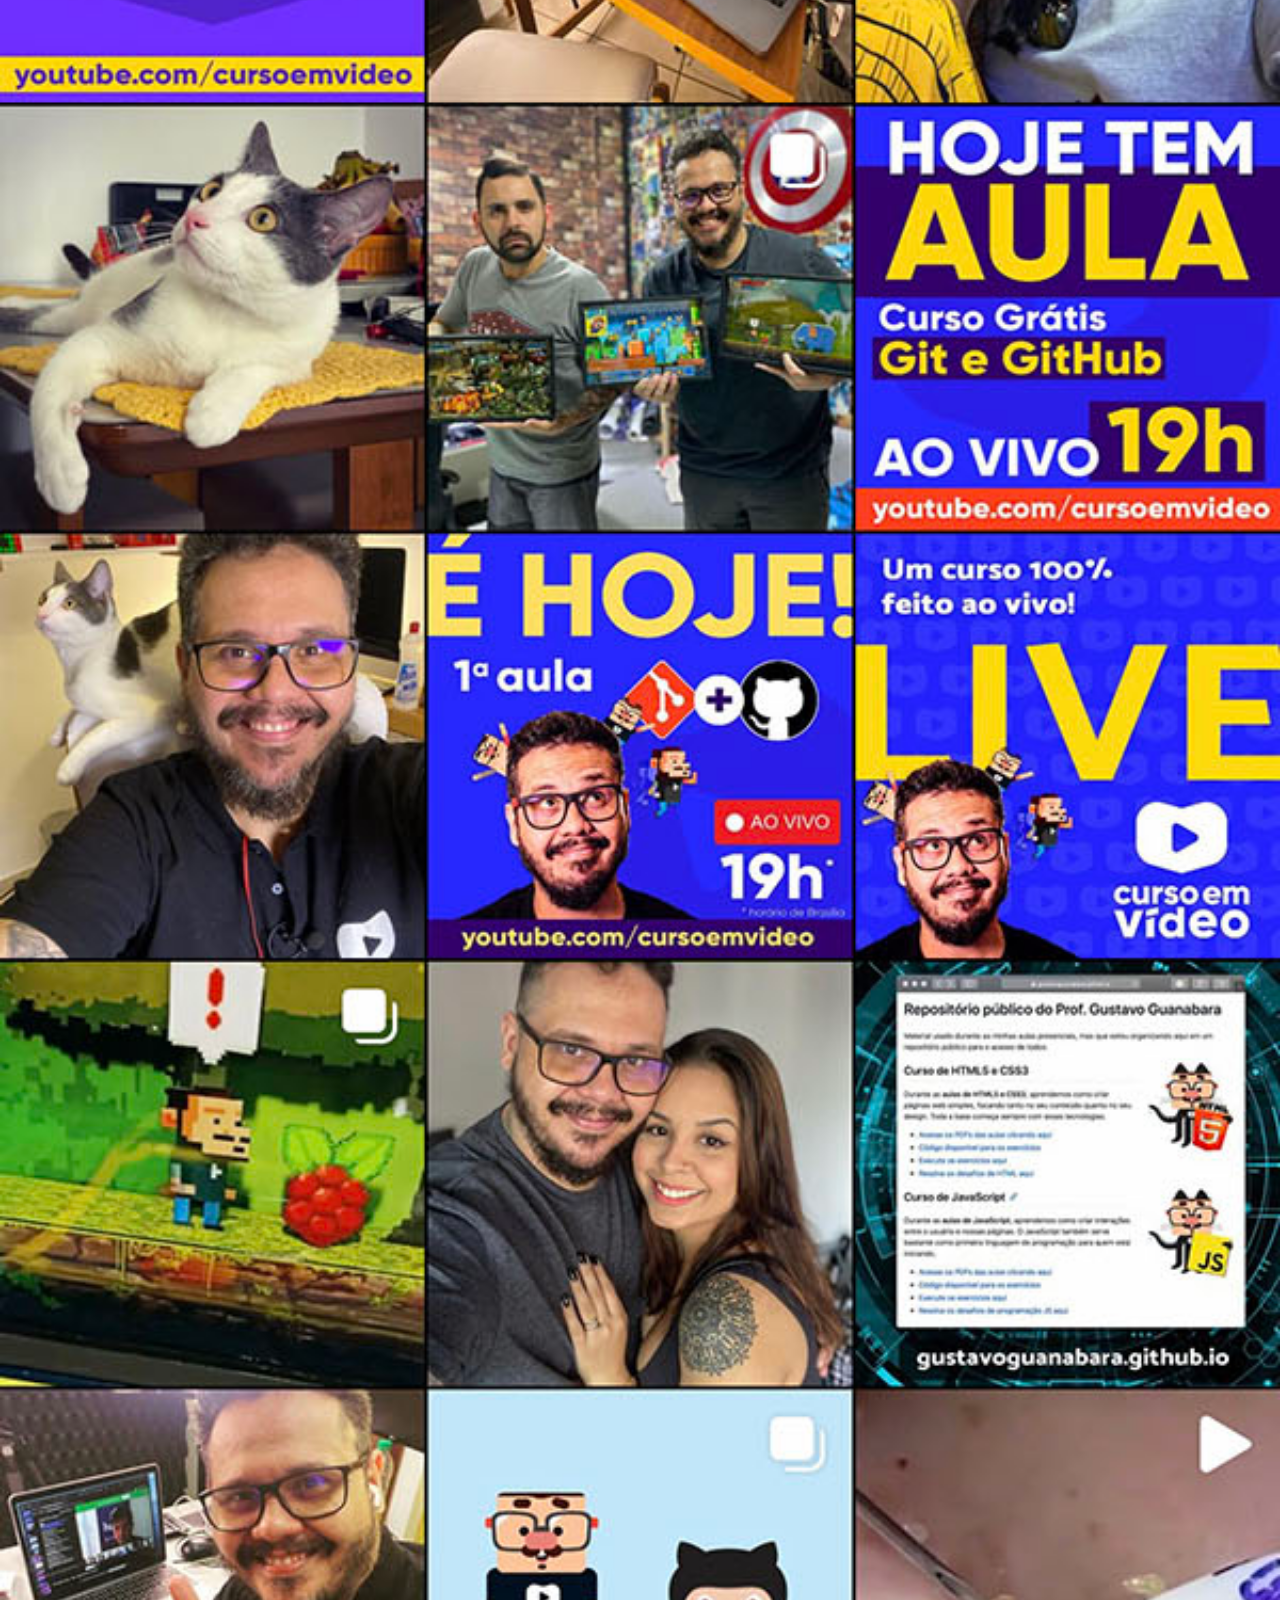
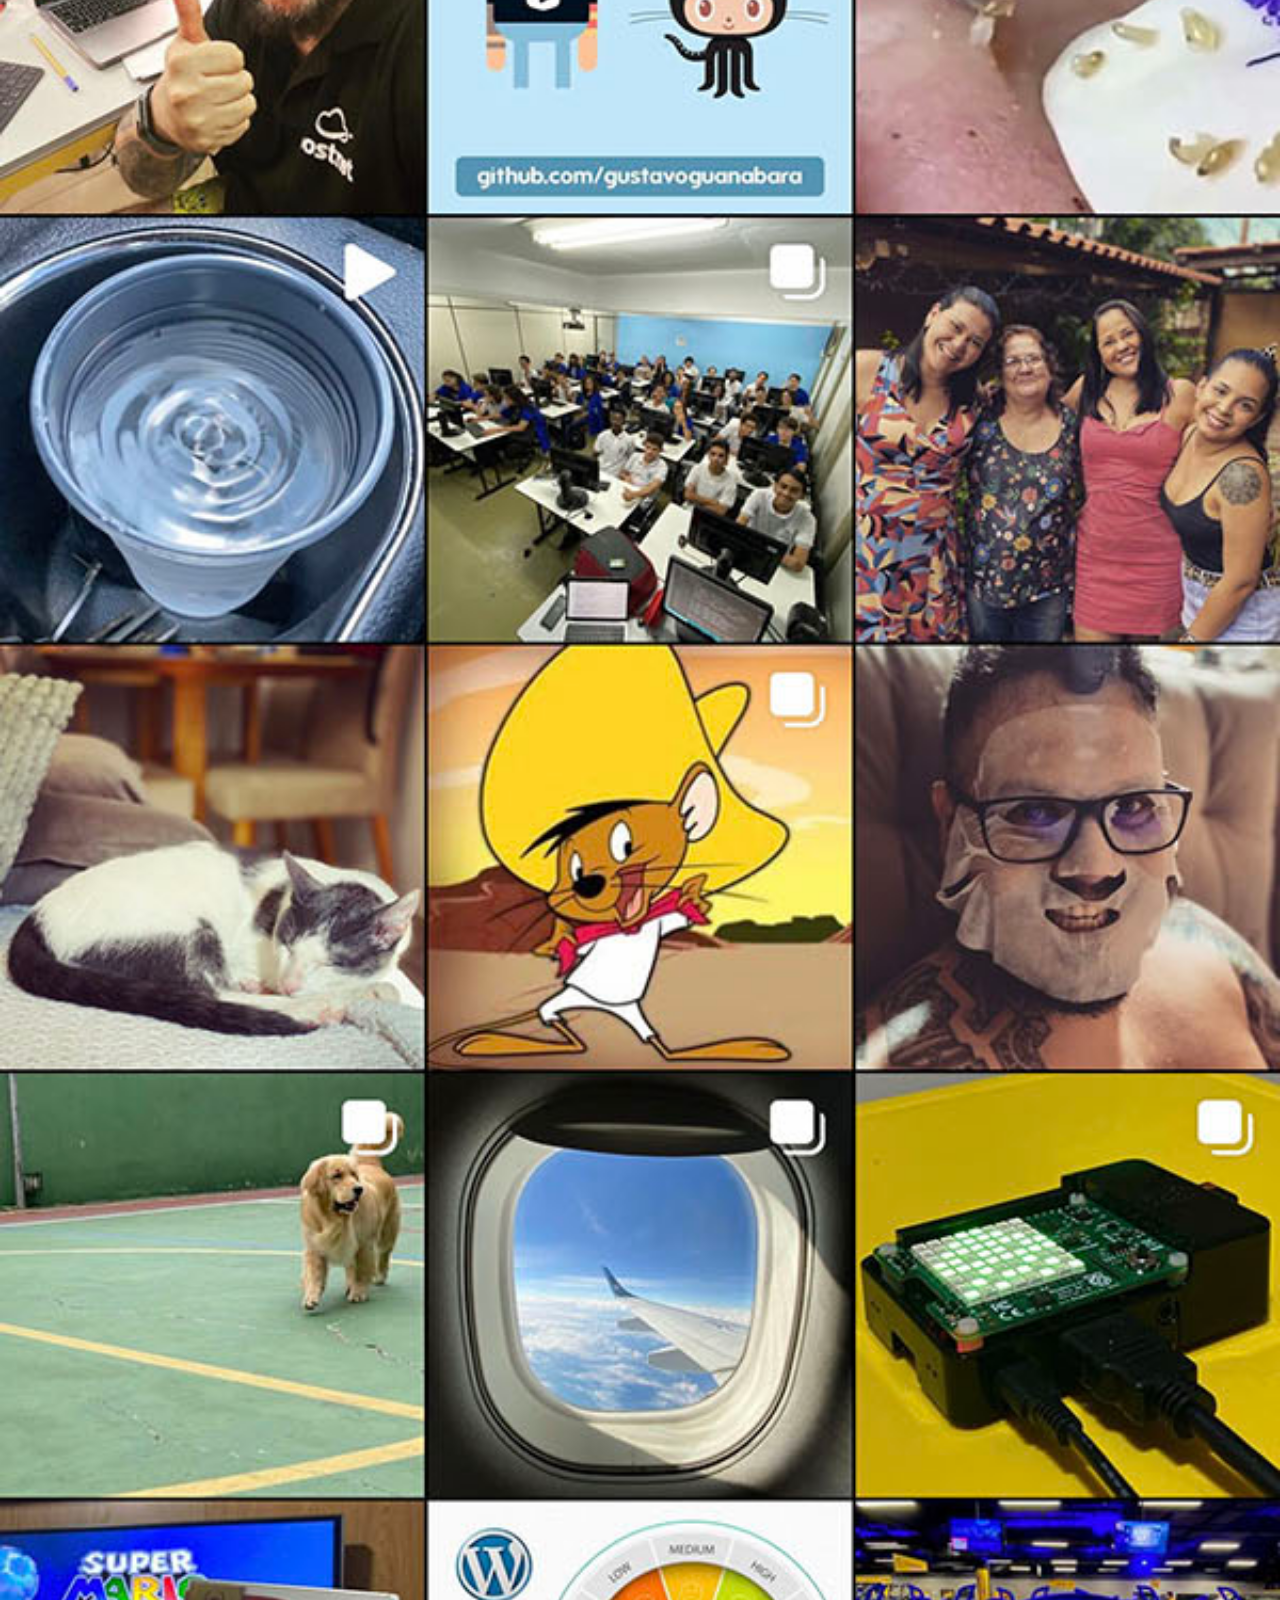
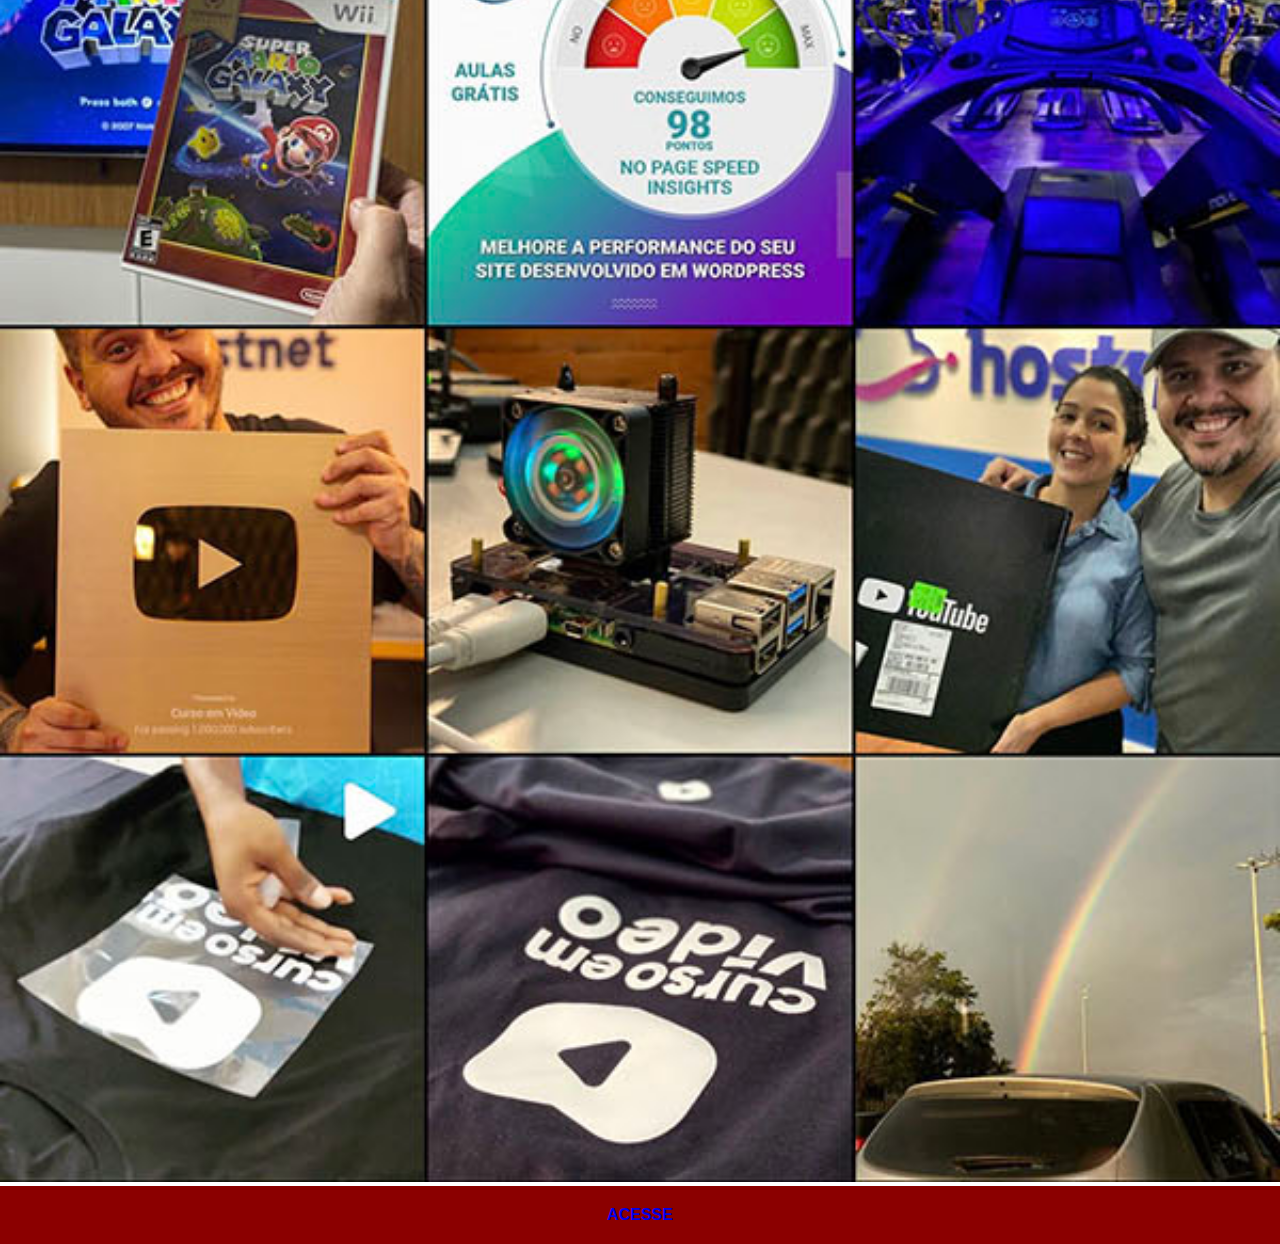
<file: instagram.html>
<!DOCTYPE html>
<html lang="pt-br">
<head>
    <meta charset="UTF-8">
    <meta http-equiv="X-UA-Compatible" content="IE=edge">
    <meta name="viewport" content="width=device-width, initial-scale=1.0">
    <title>Instagram</title>
     <link rel="stylesheet" href="estilos/social.css">
</head>
<body>
    <img src="imagens/tela-instagram.jpg" alt="Instagram">
    <a href="https://www.instagram.com/gustavoguanabara/" target="_blank">ACESSE</a>
    
</body>
</html>
</file>
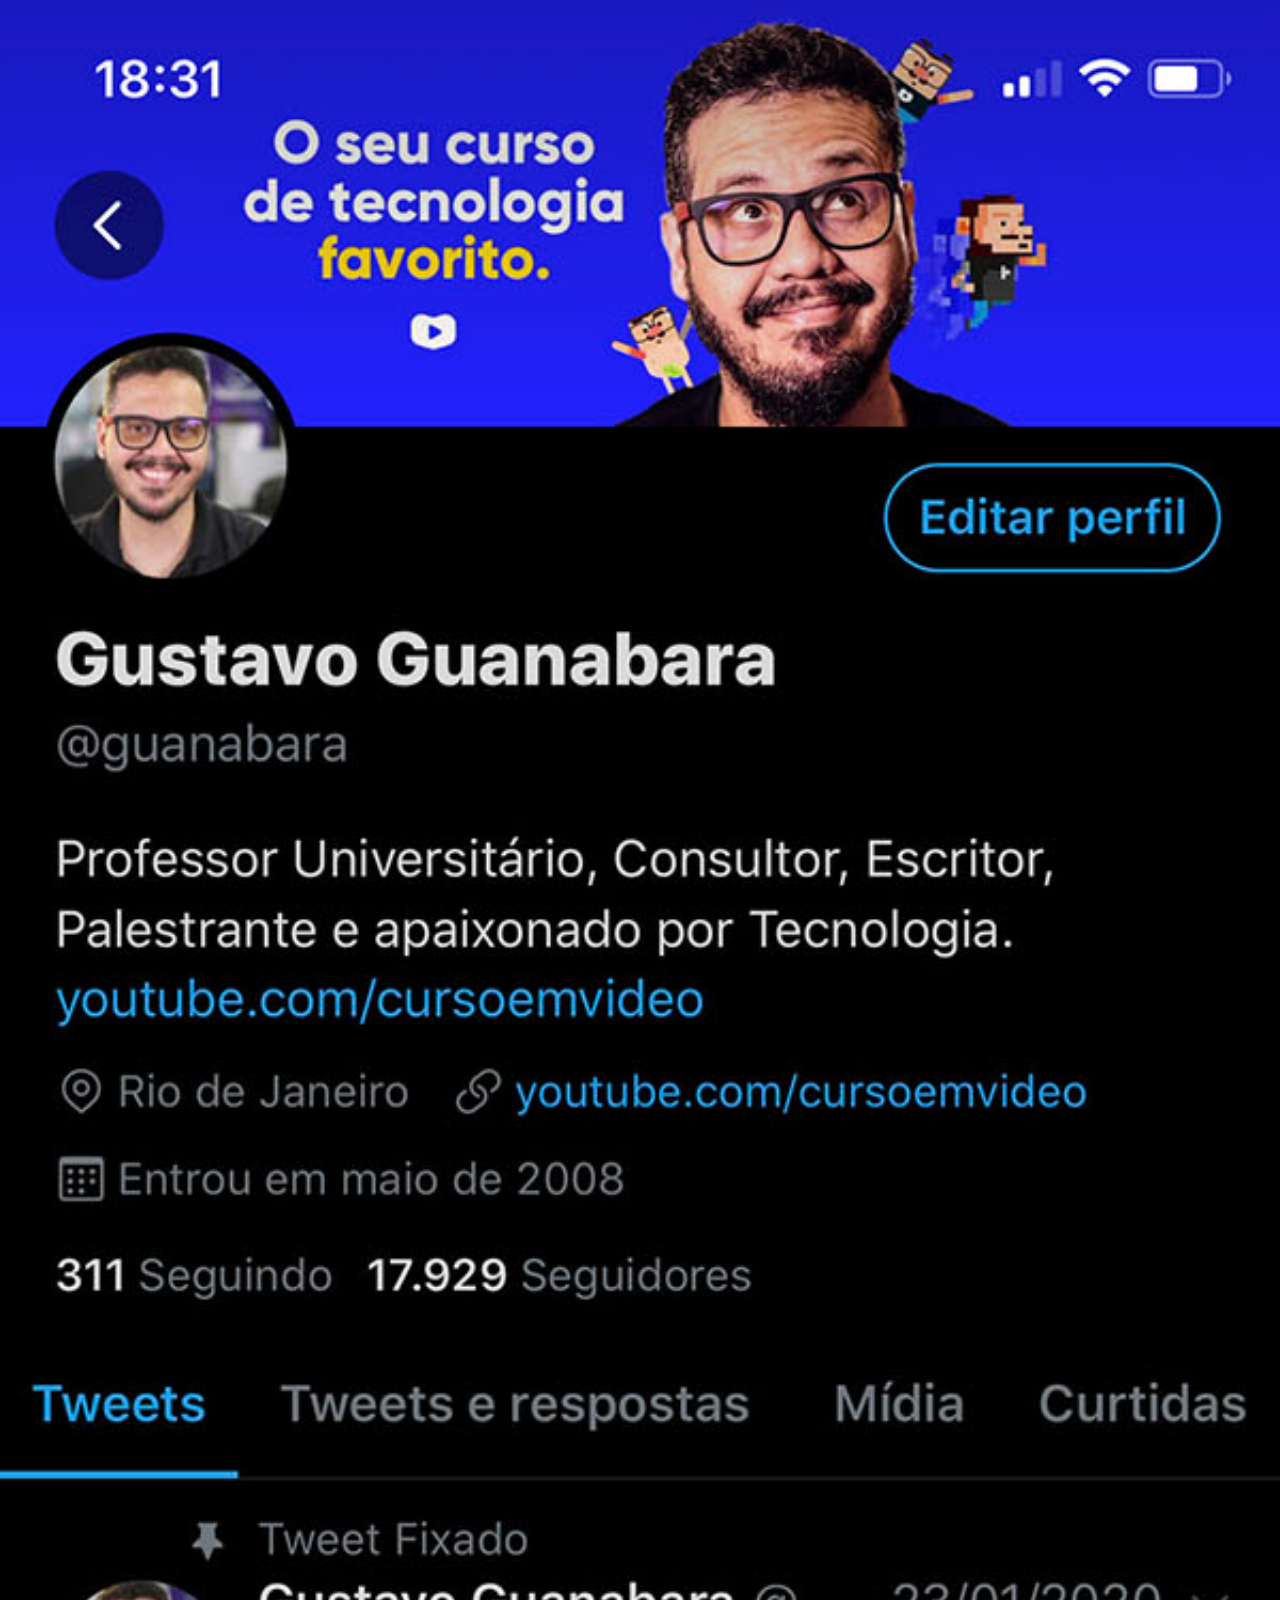
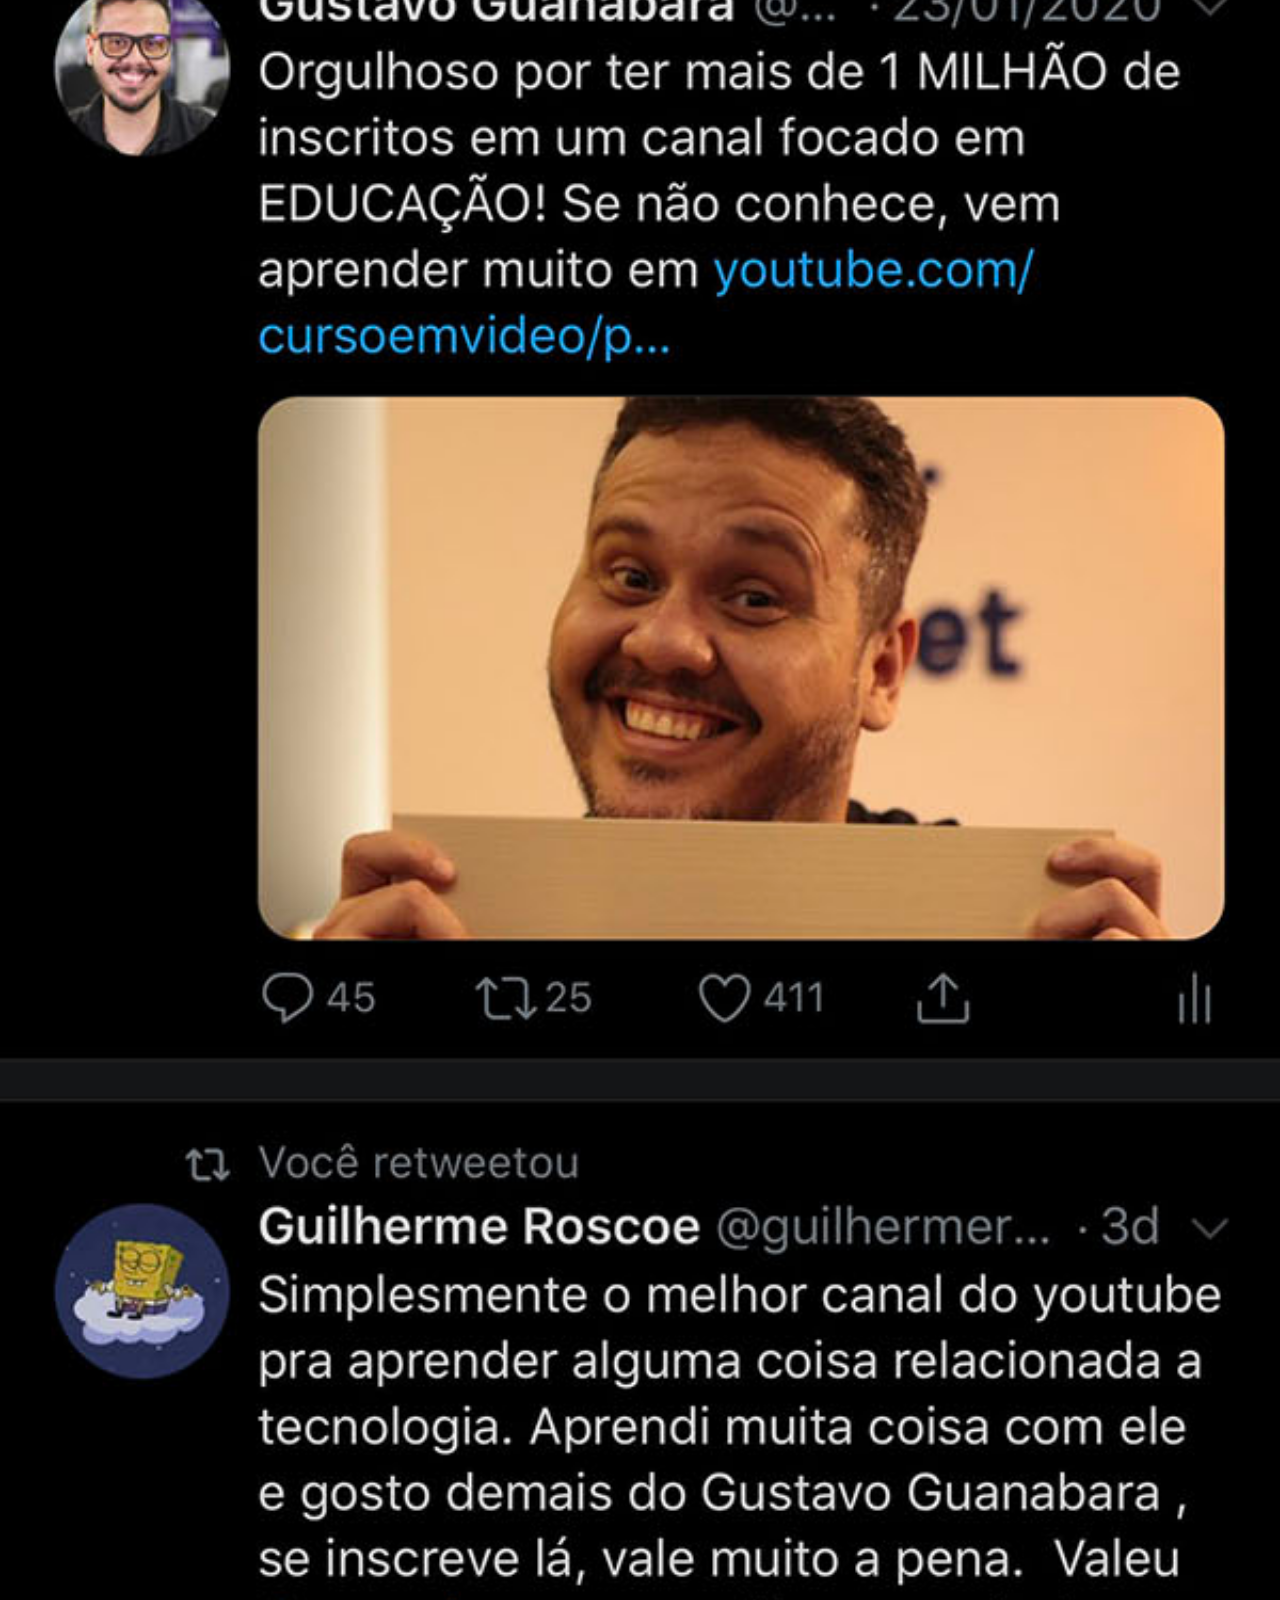
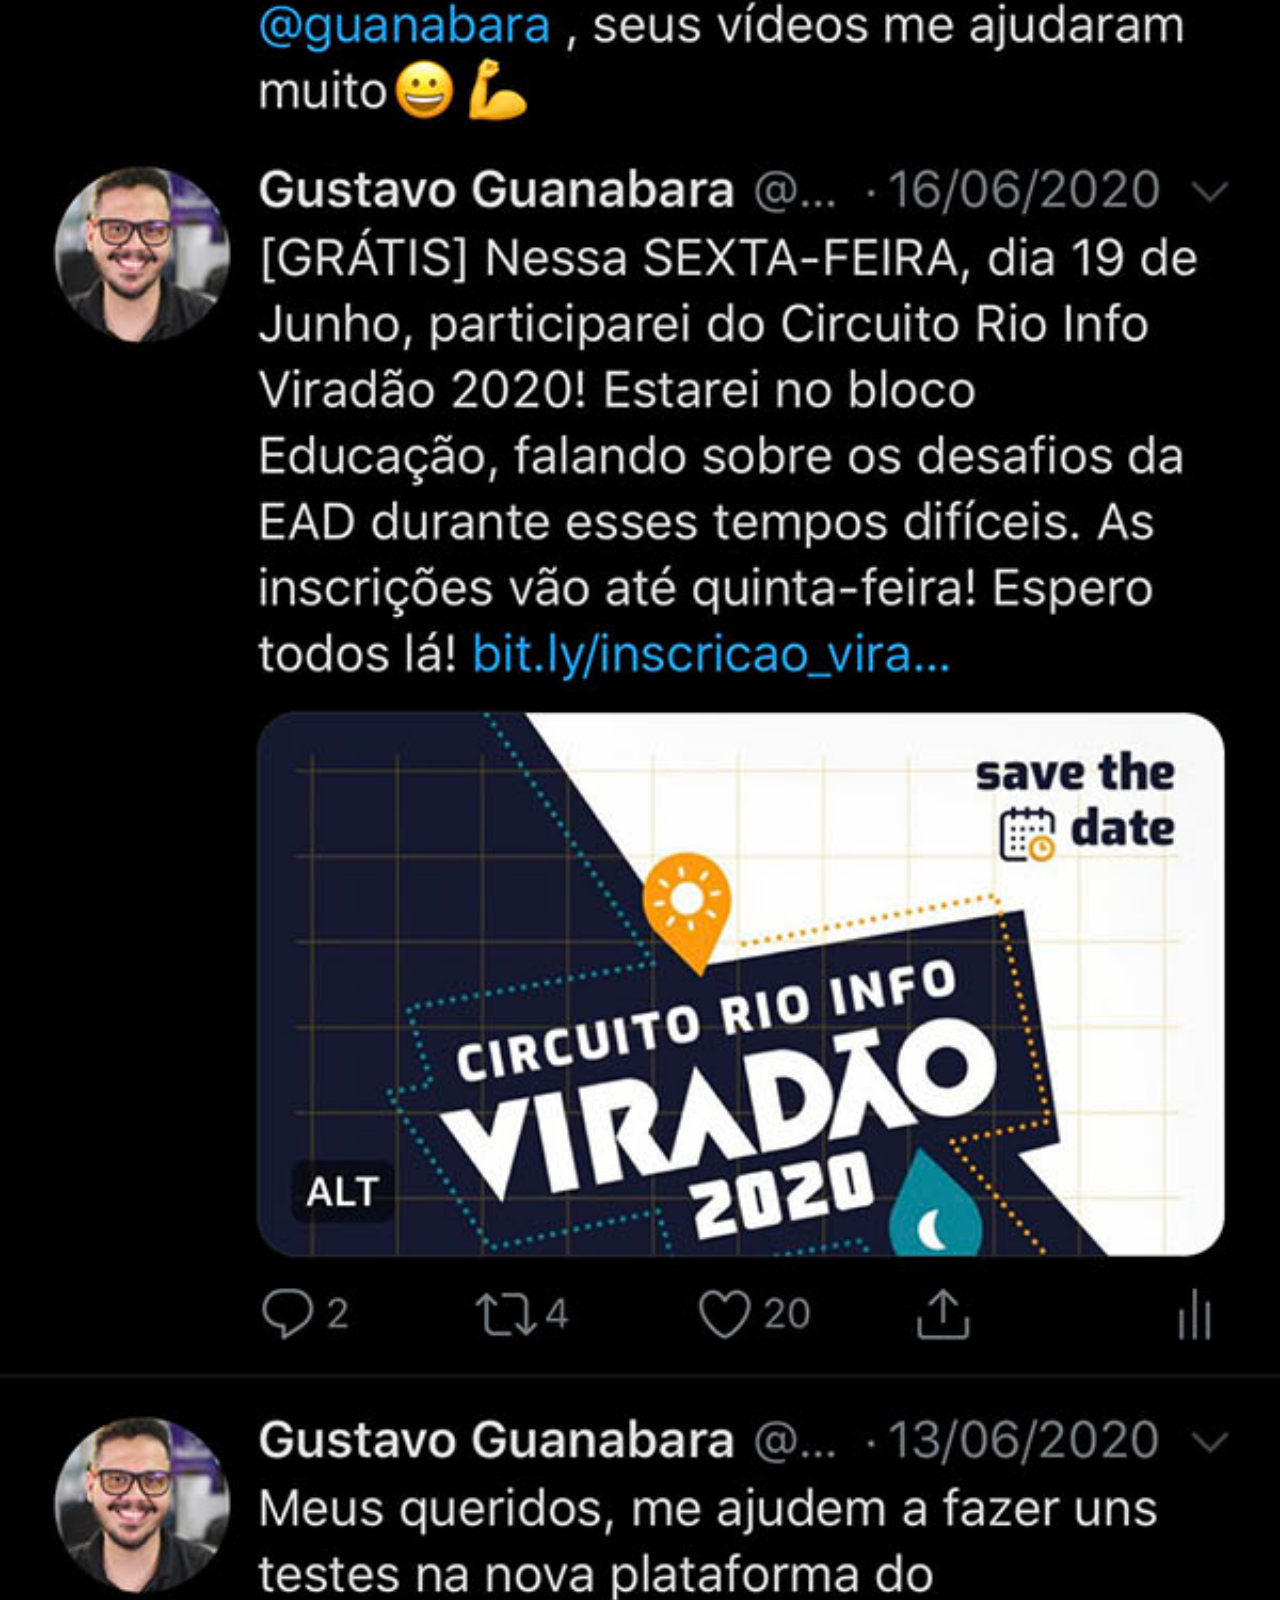
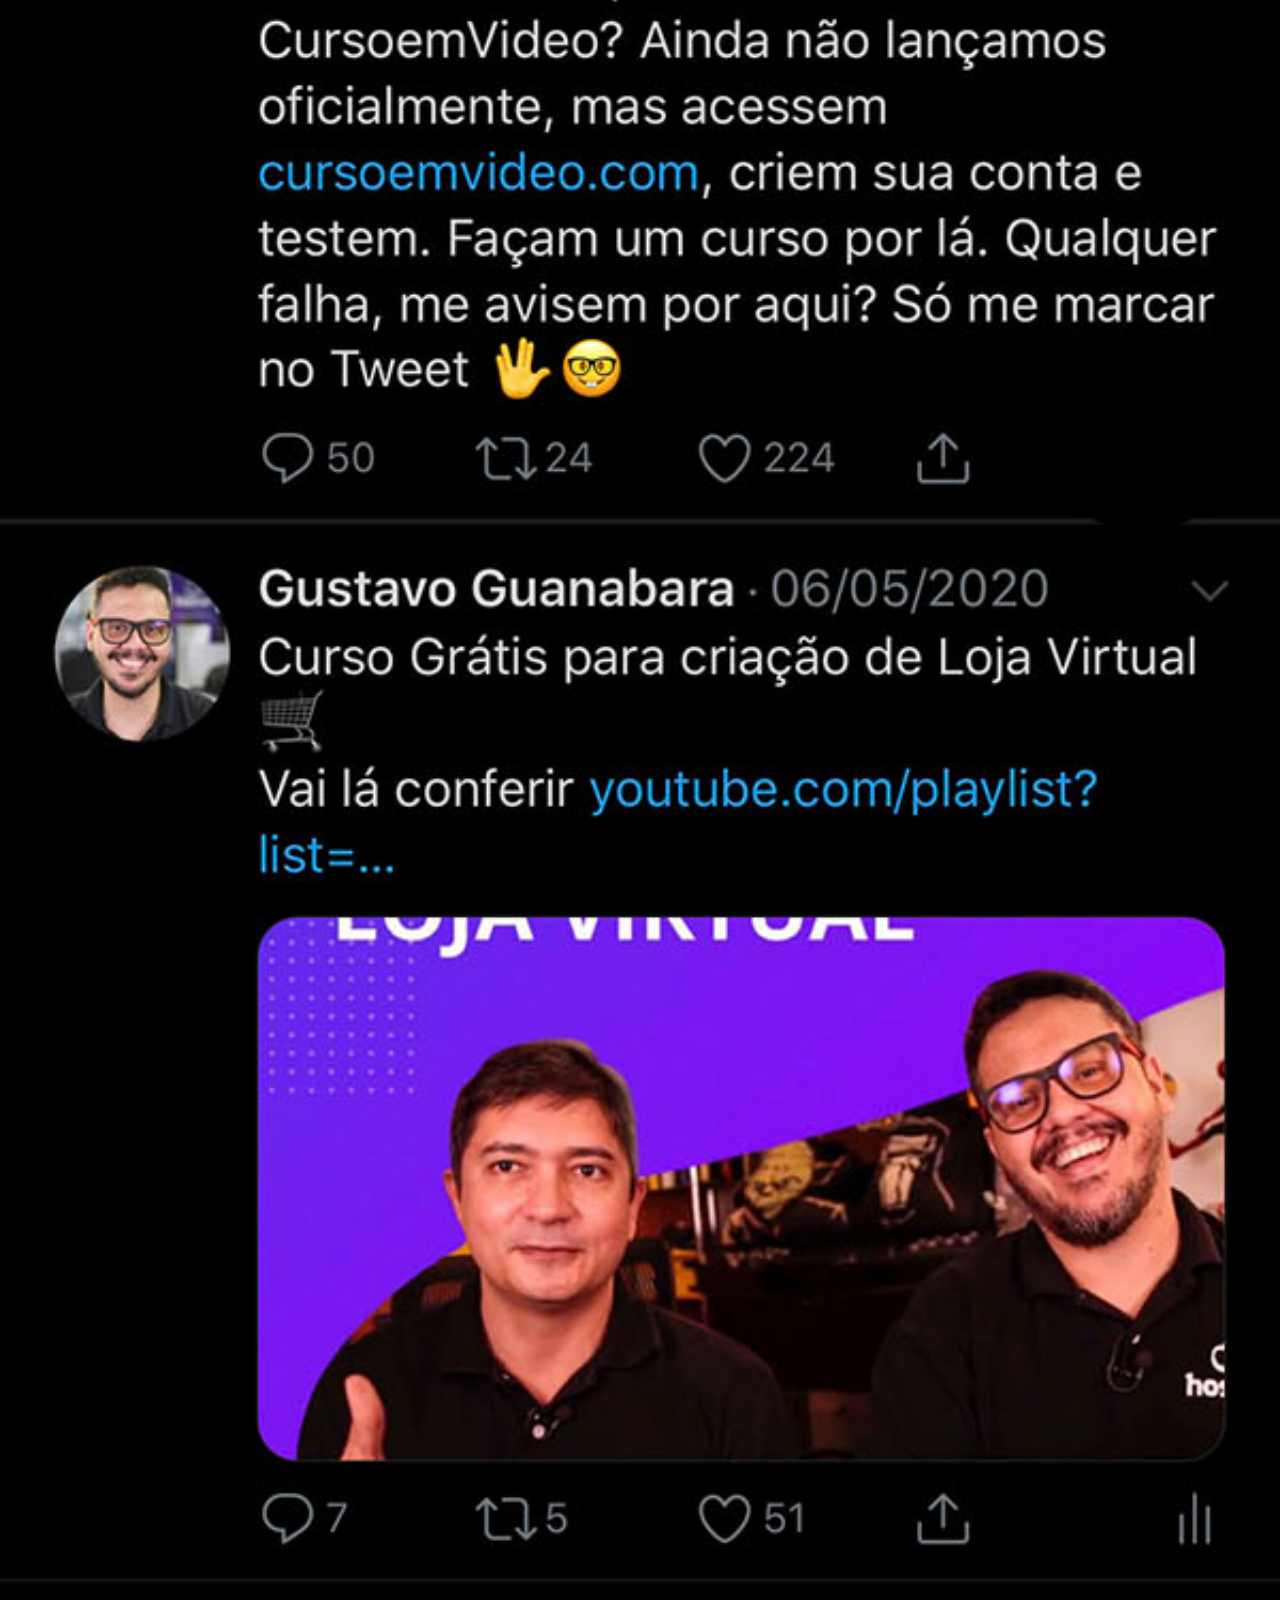
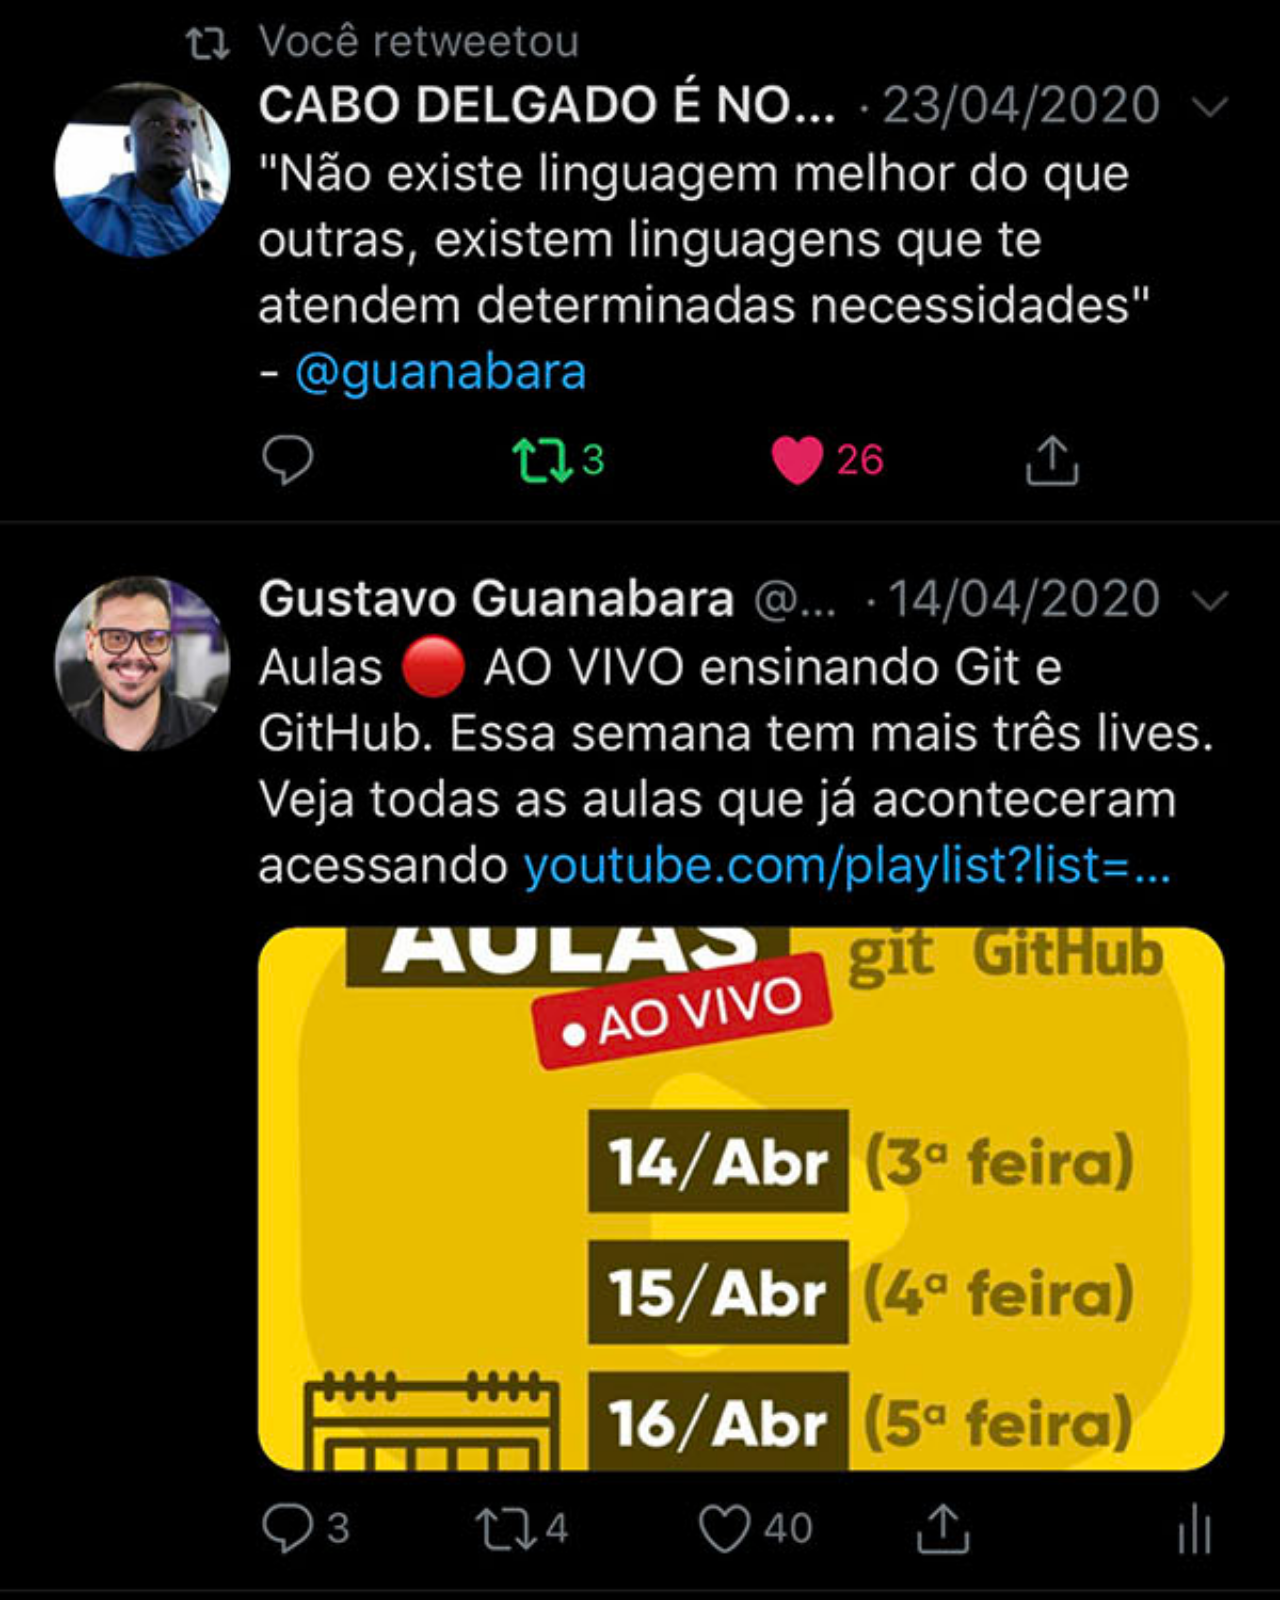
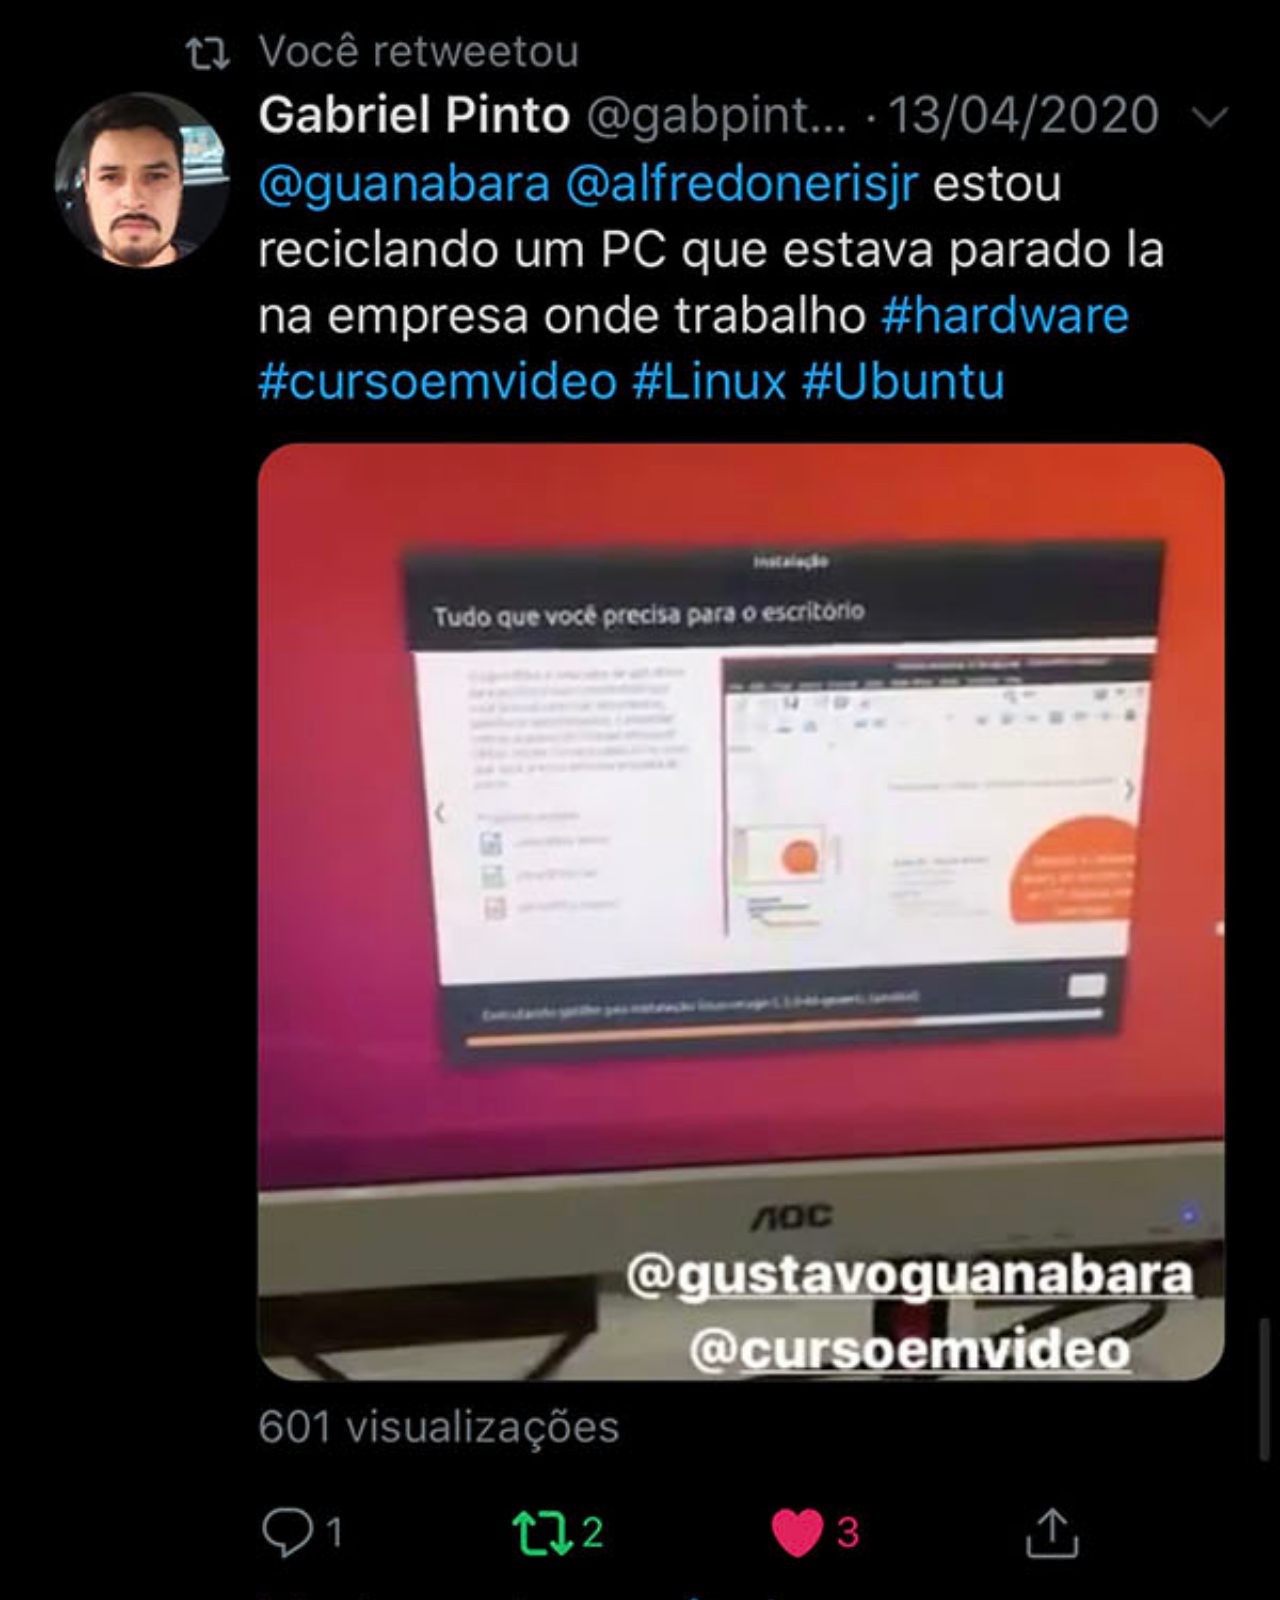
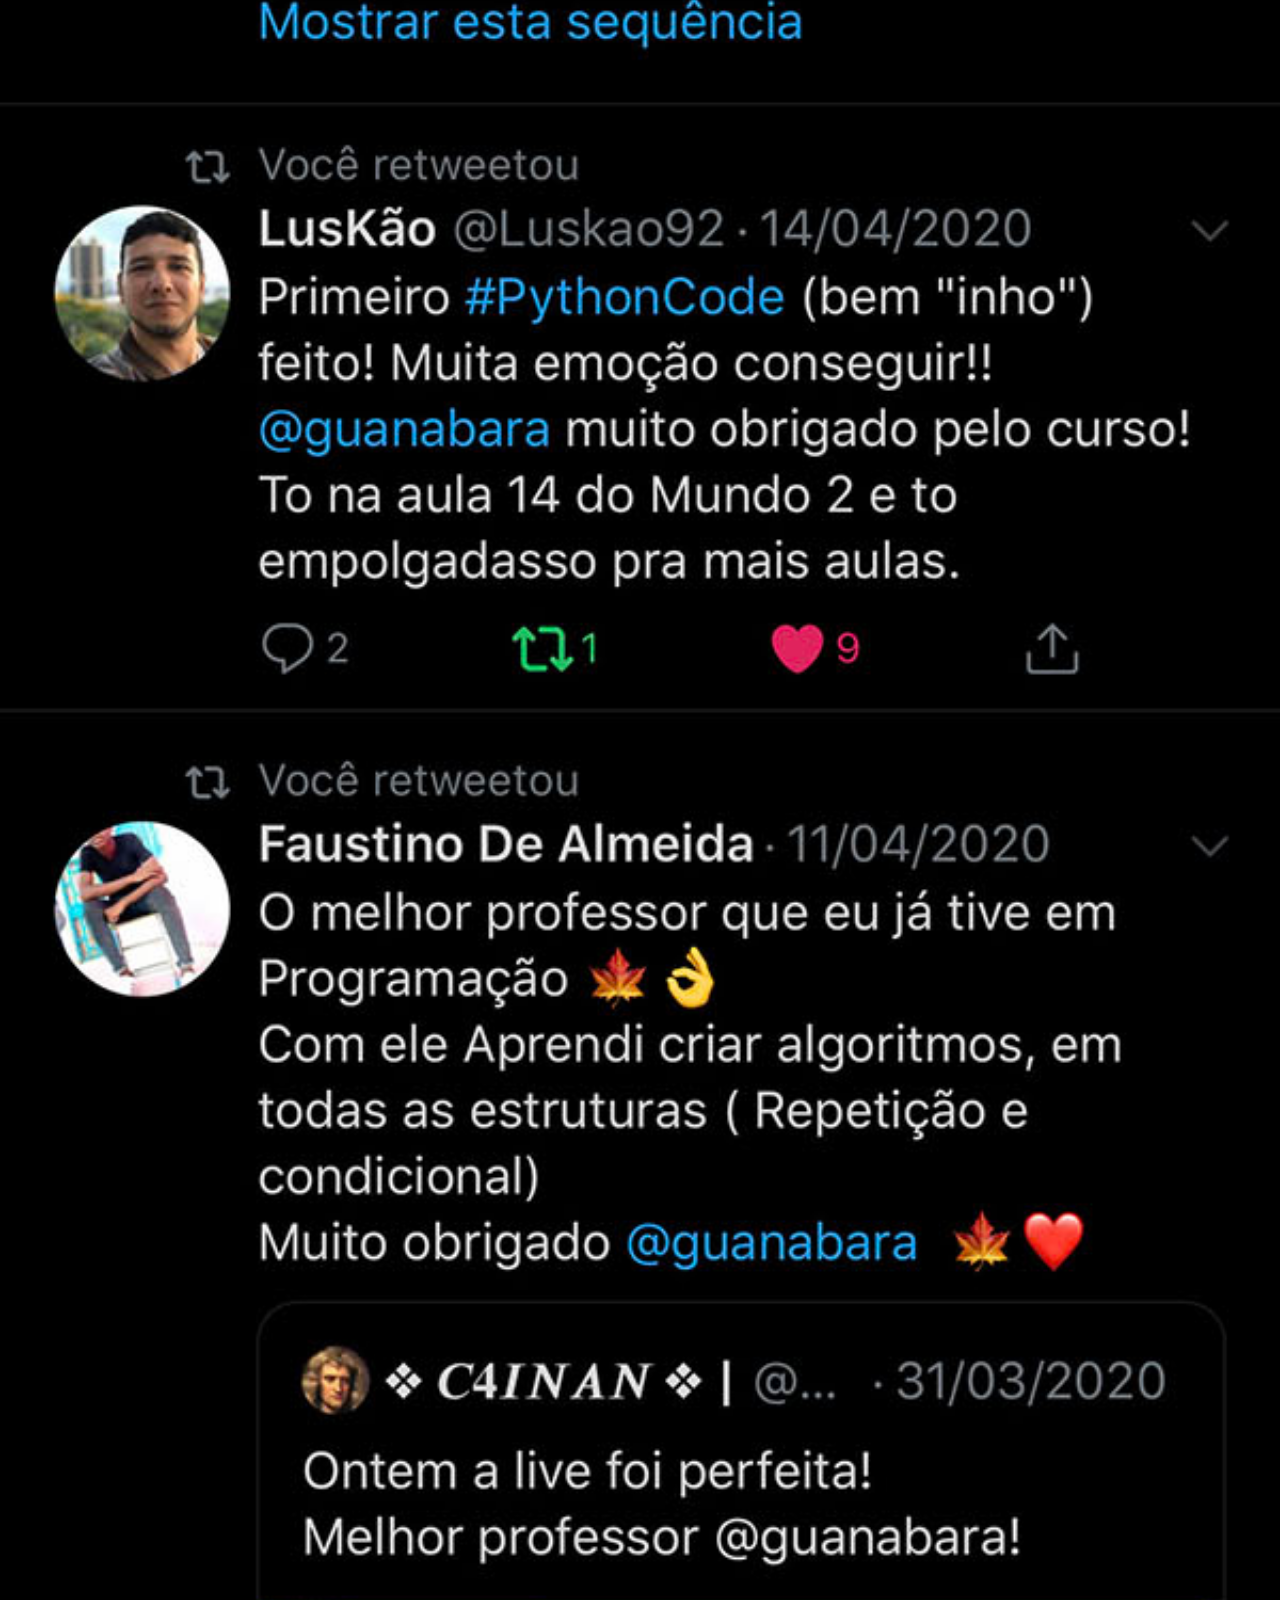
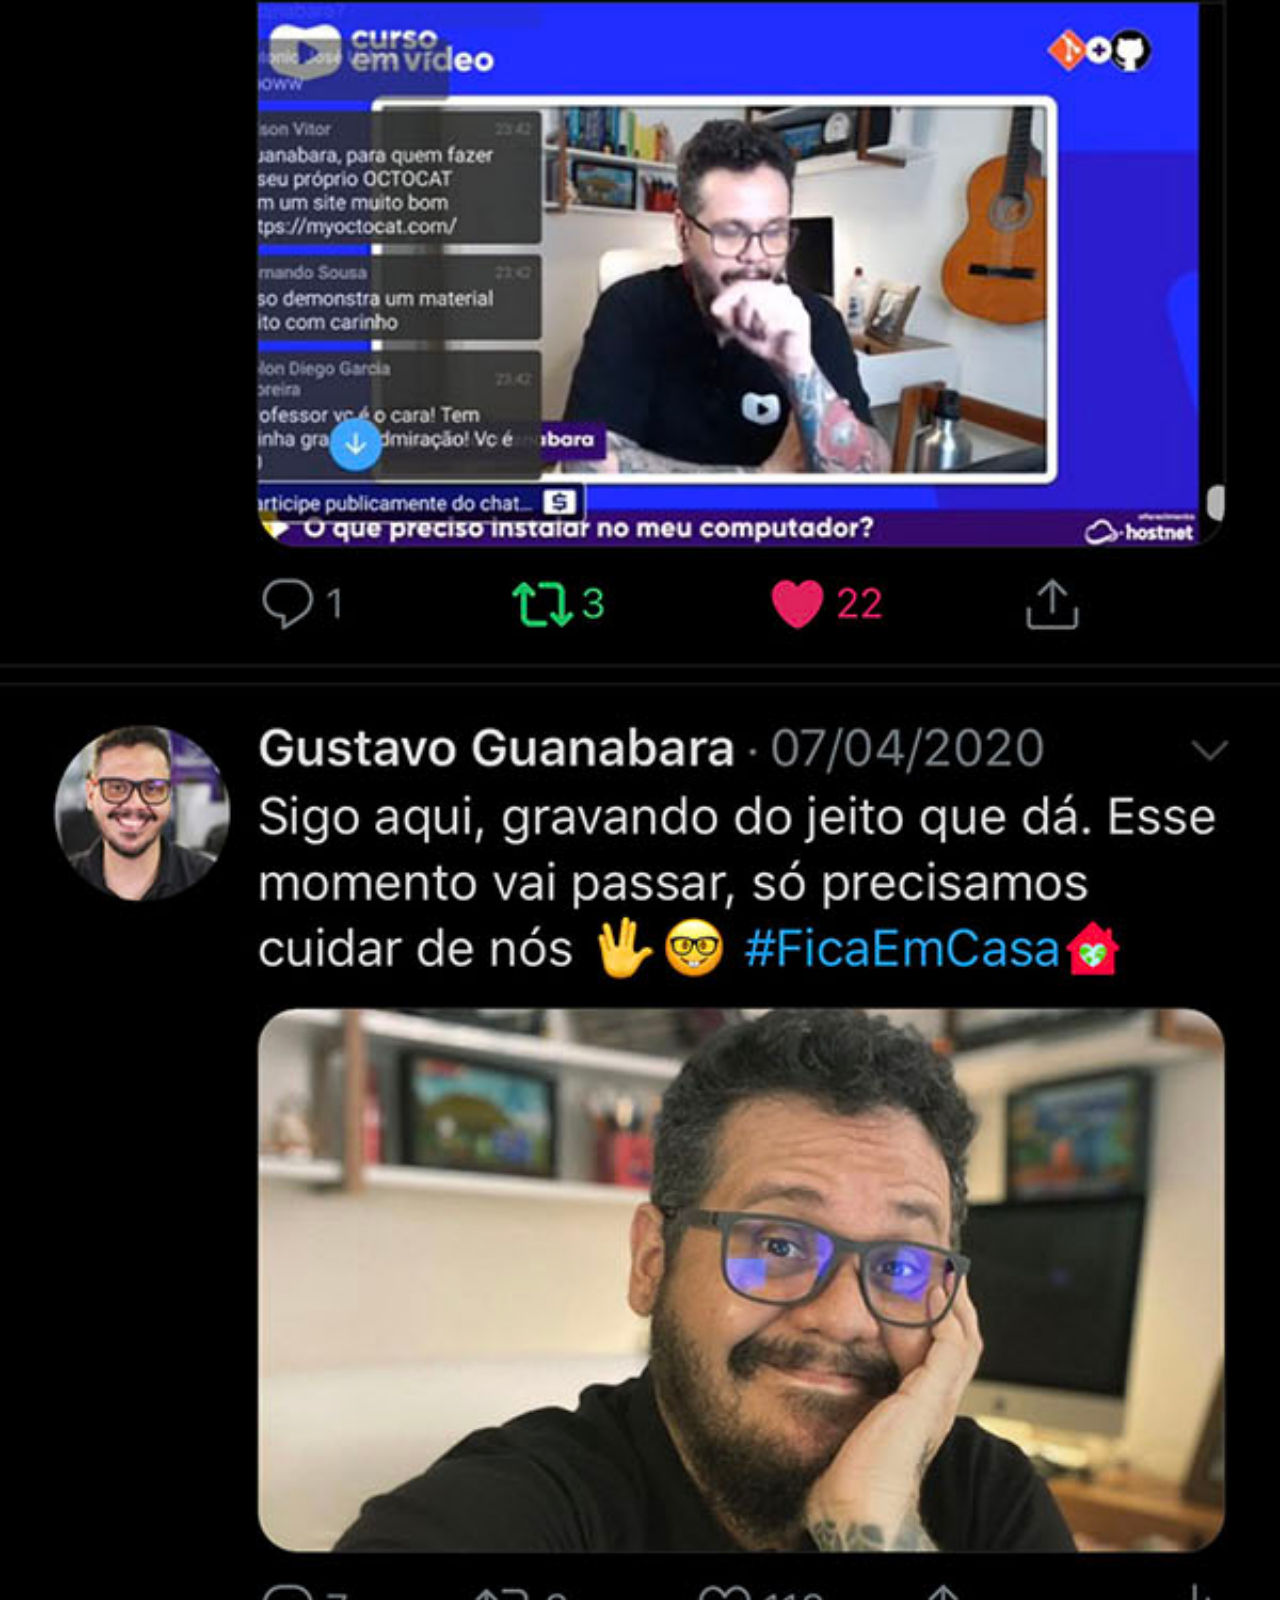
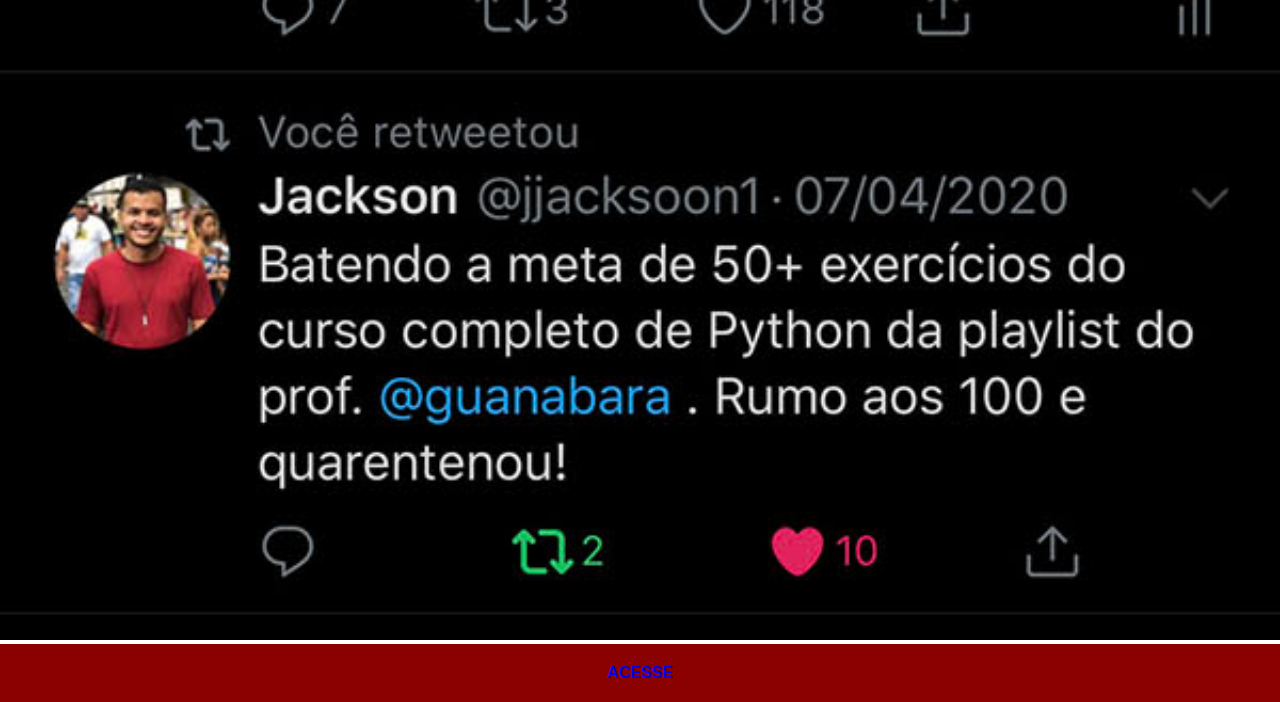
<file: twitter.html>
<!DOCTYPE html>
<html lang="pt-br">
<head>
    <meta charset="UTF-8">
    <meta http-equiv="X-UA-Compatible" content="IE=edge">
    <meta name="viewport" content="width=device-width, initial-scale=1.0">
    <title>Twitter</title>
    <link rel="stylesheet" href="estilos/social.css">
</head>
<body>
    <img src="imagens/tela-twitter.jpg" alt="Twitter">
    <a href="https://twitter.com/guanabara" target="_blank">ACESSE</a>
    
</body>
</html>
</file>
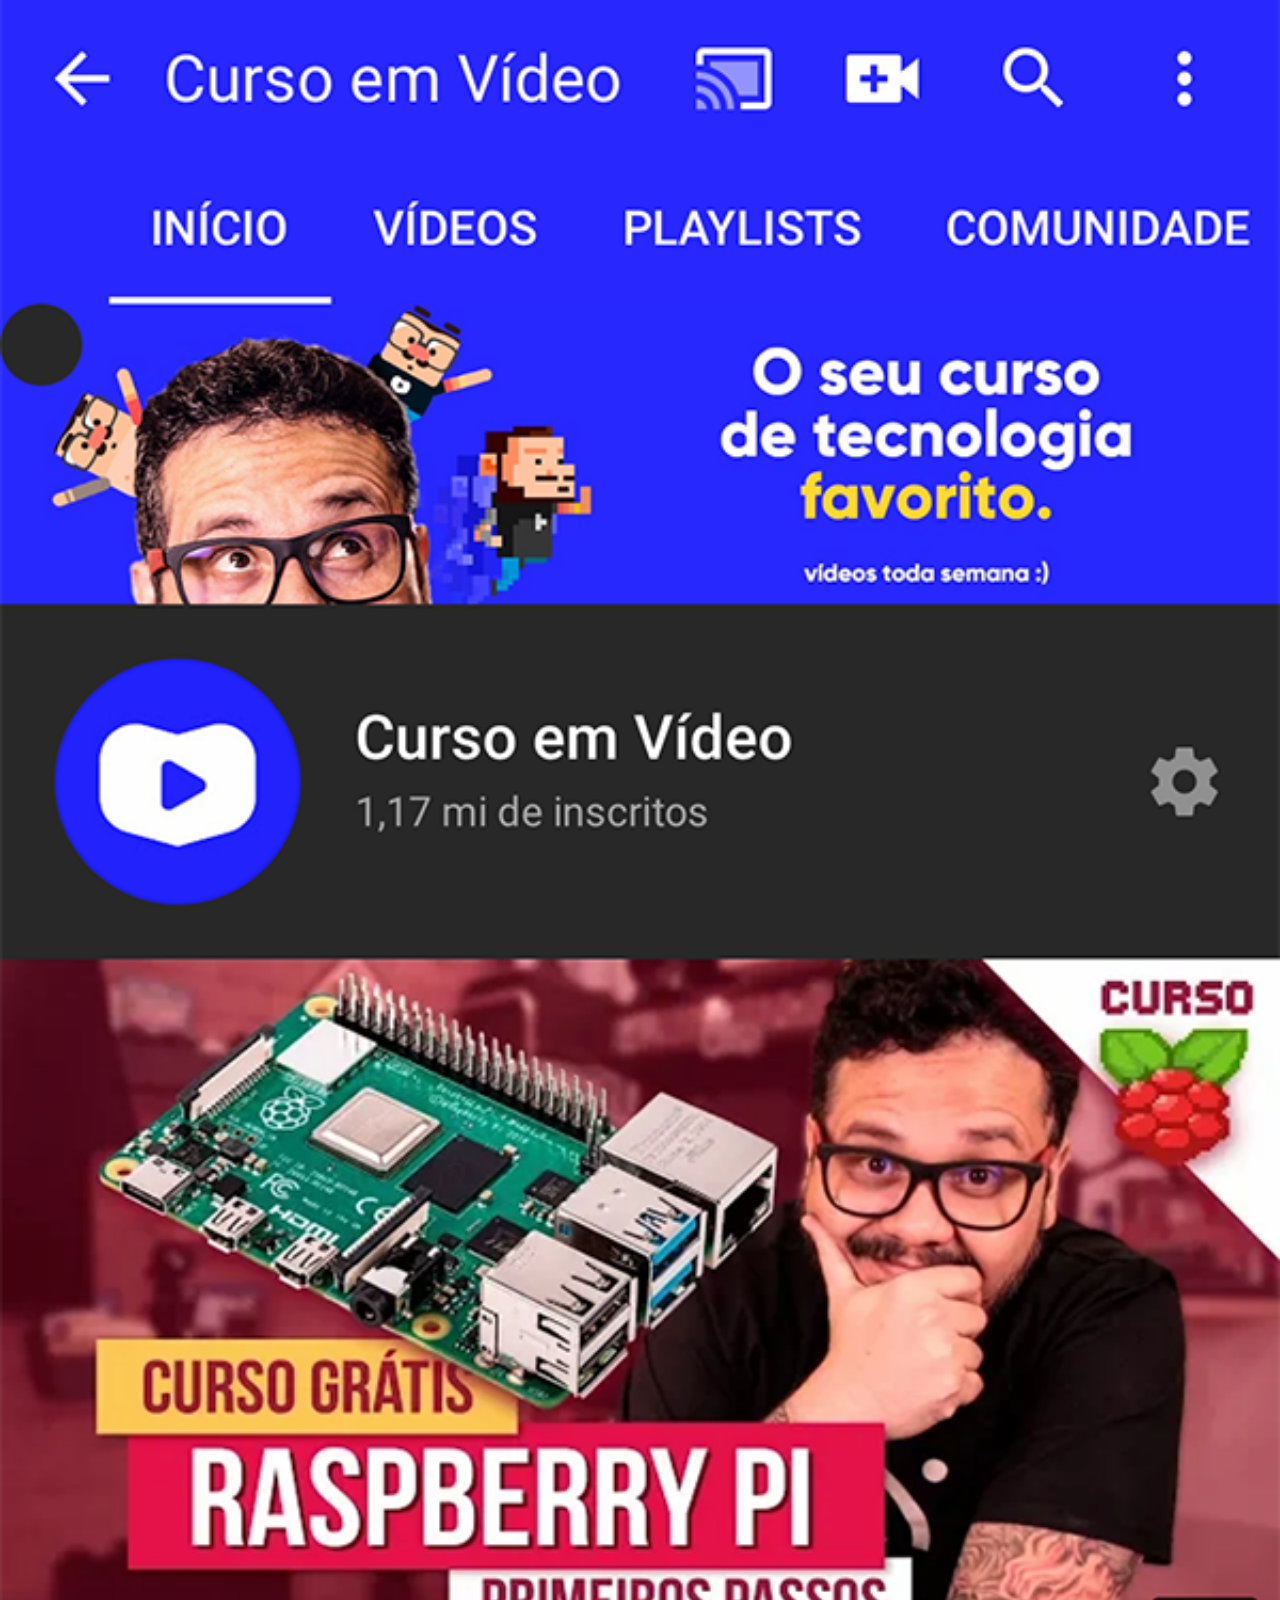
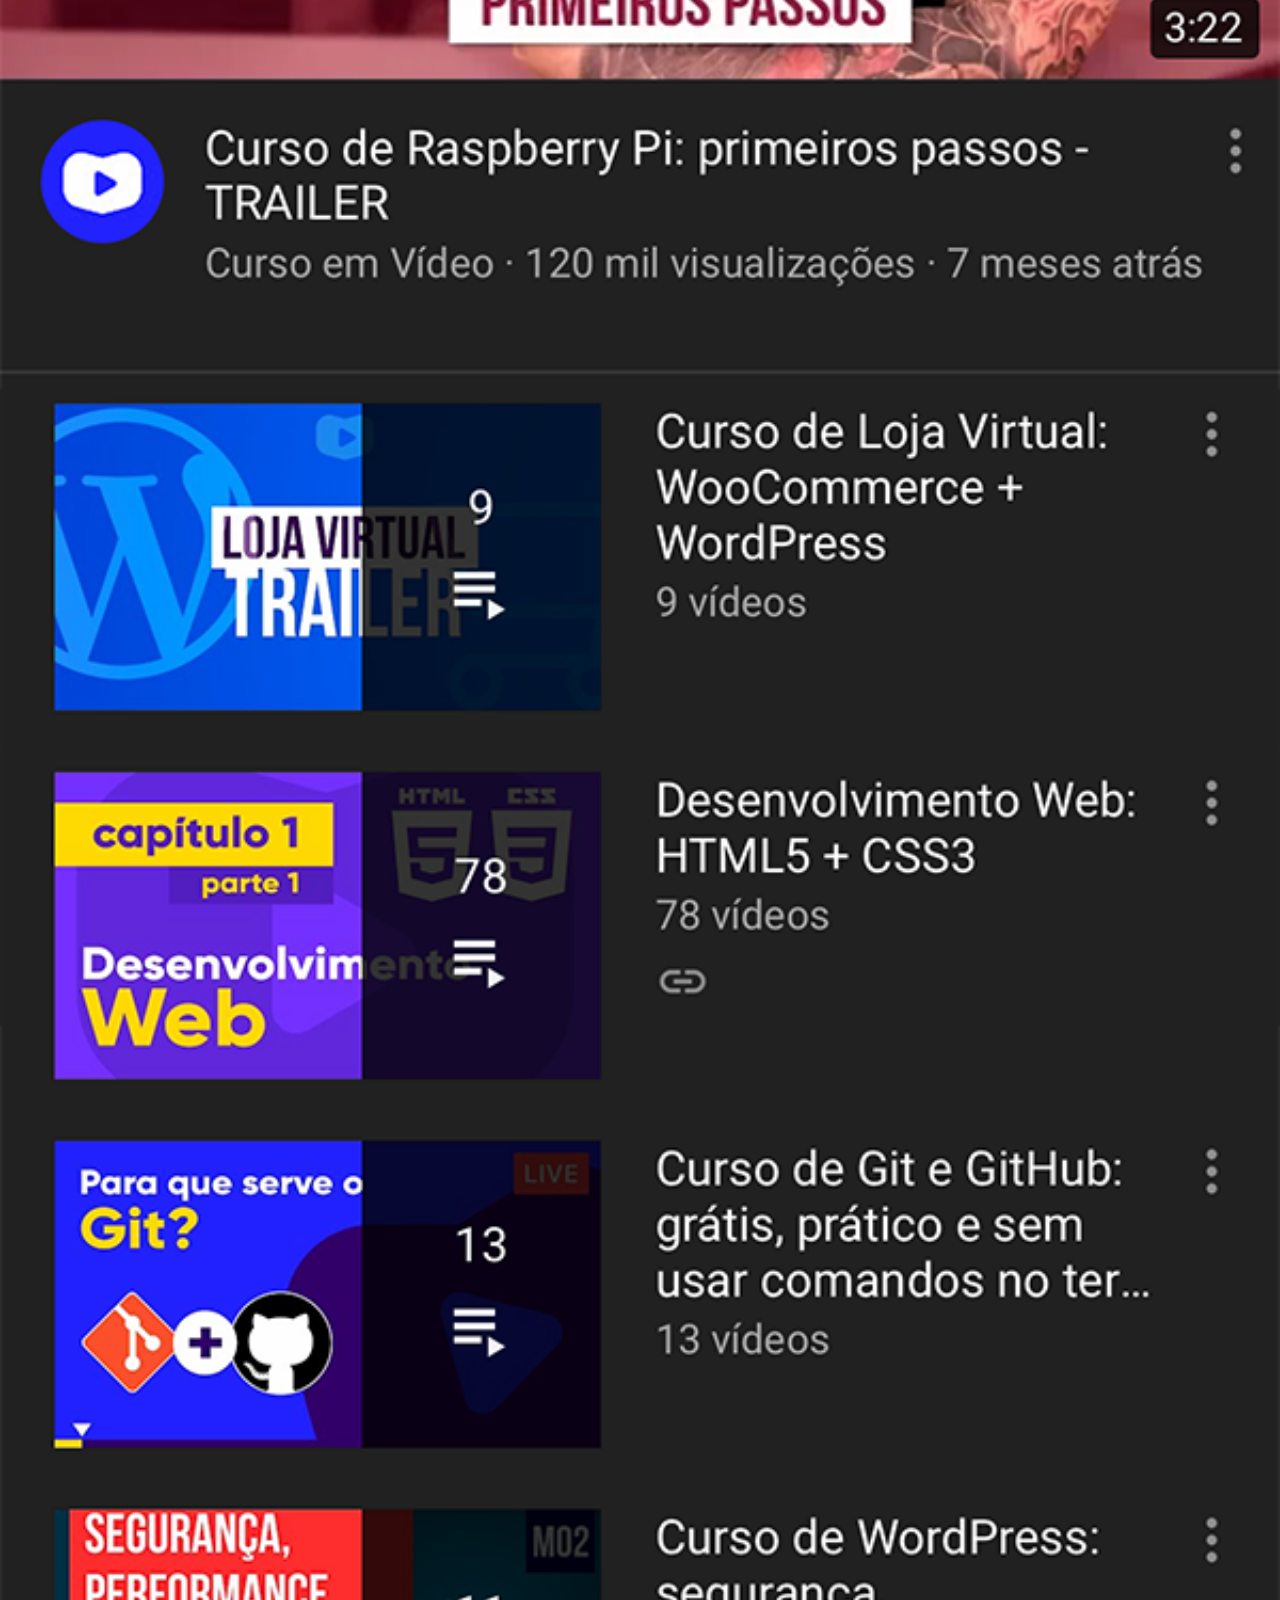
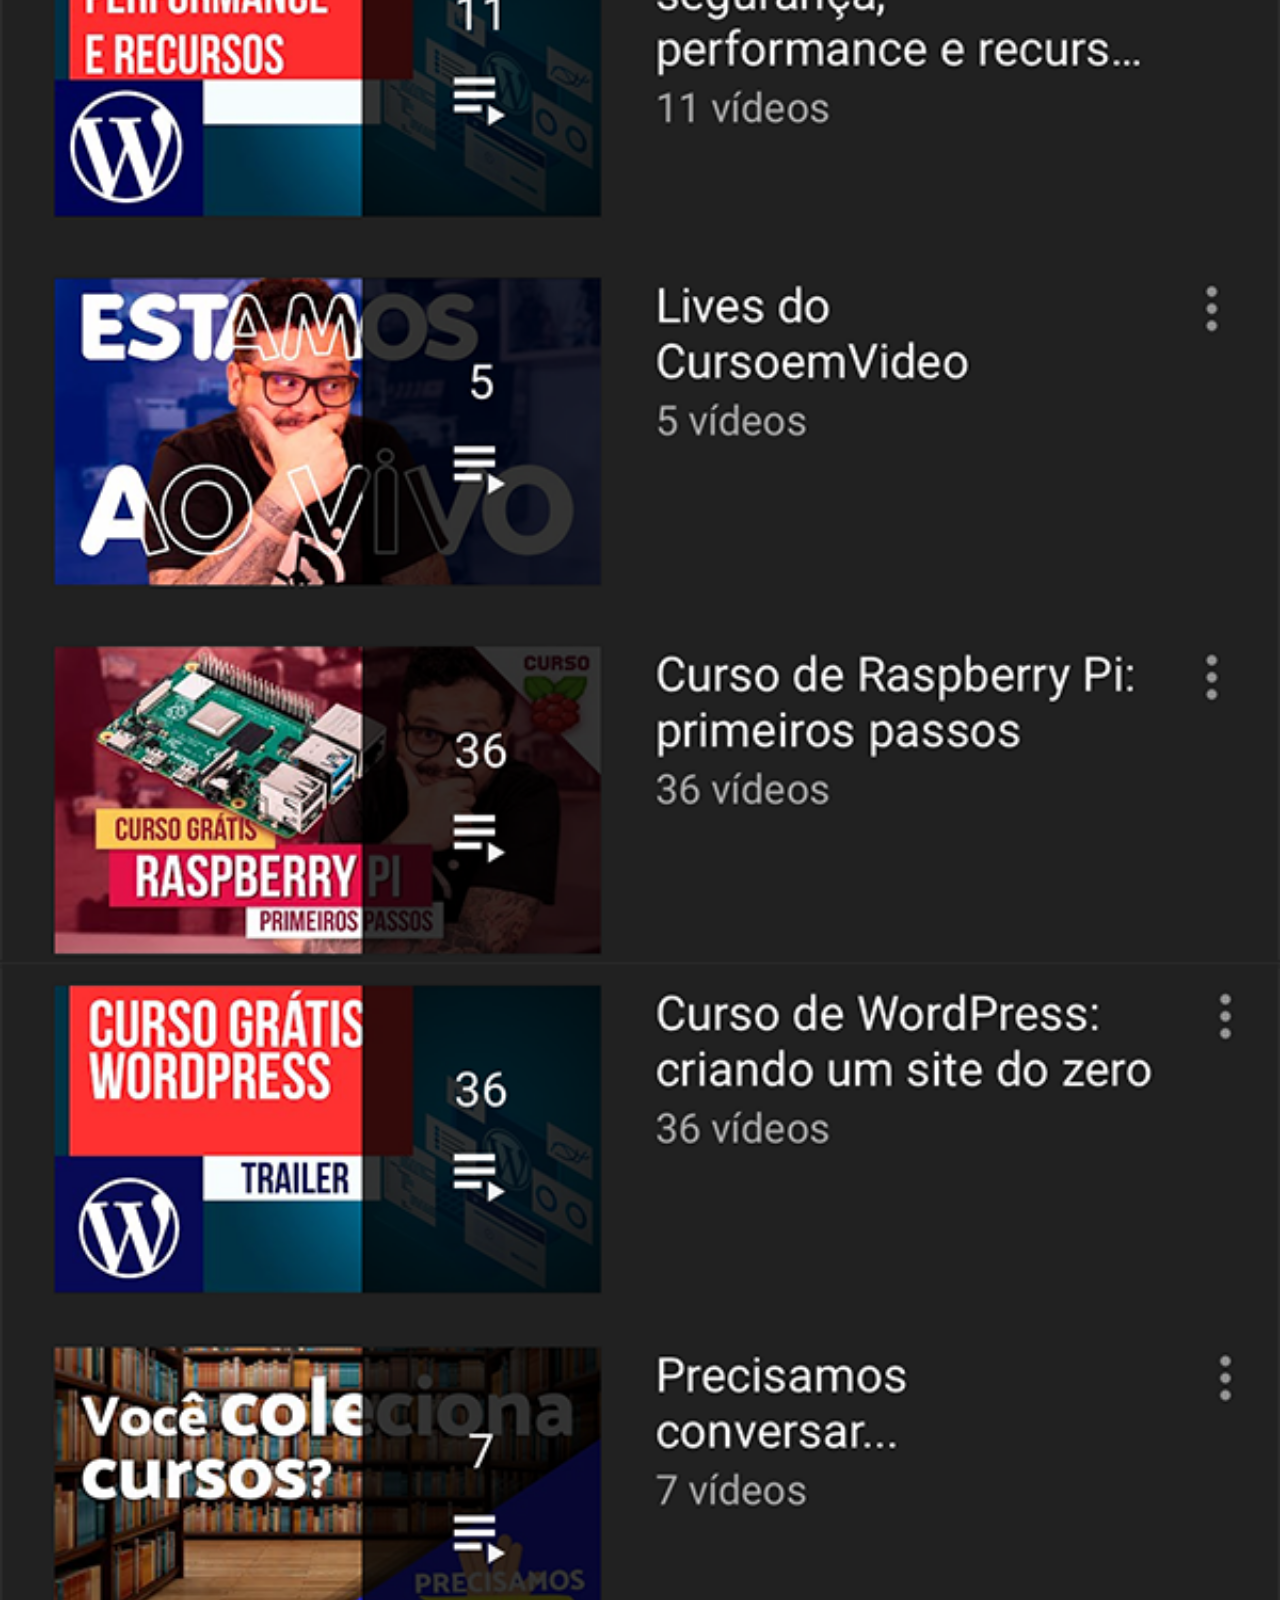
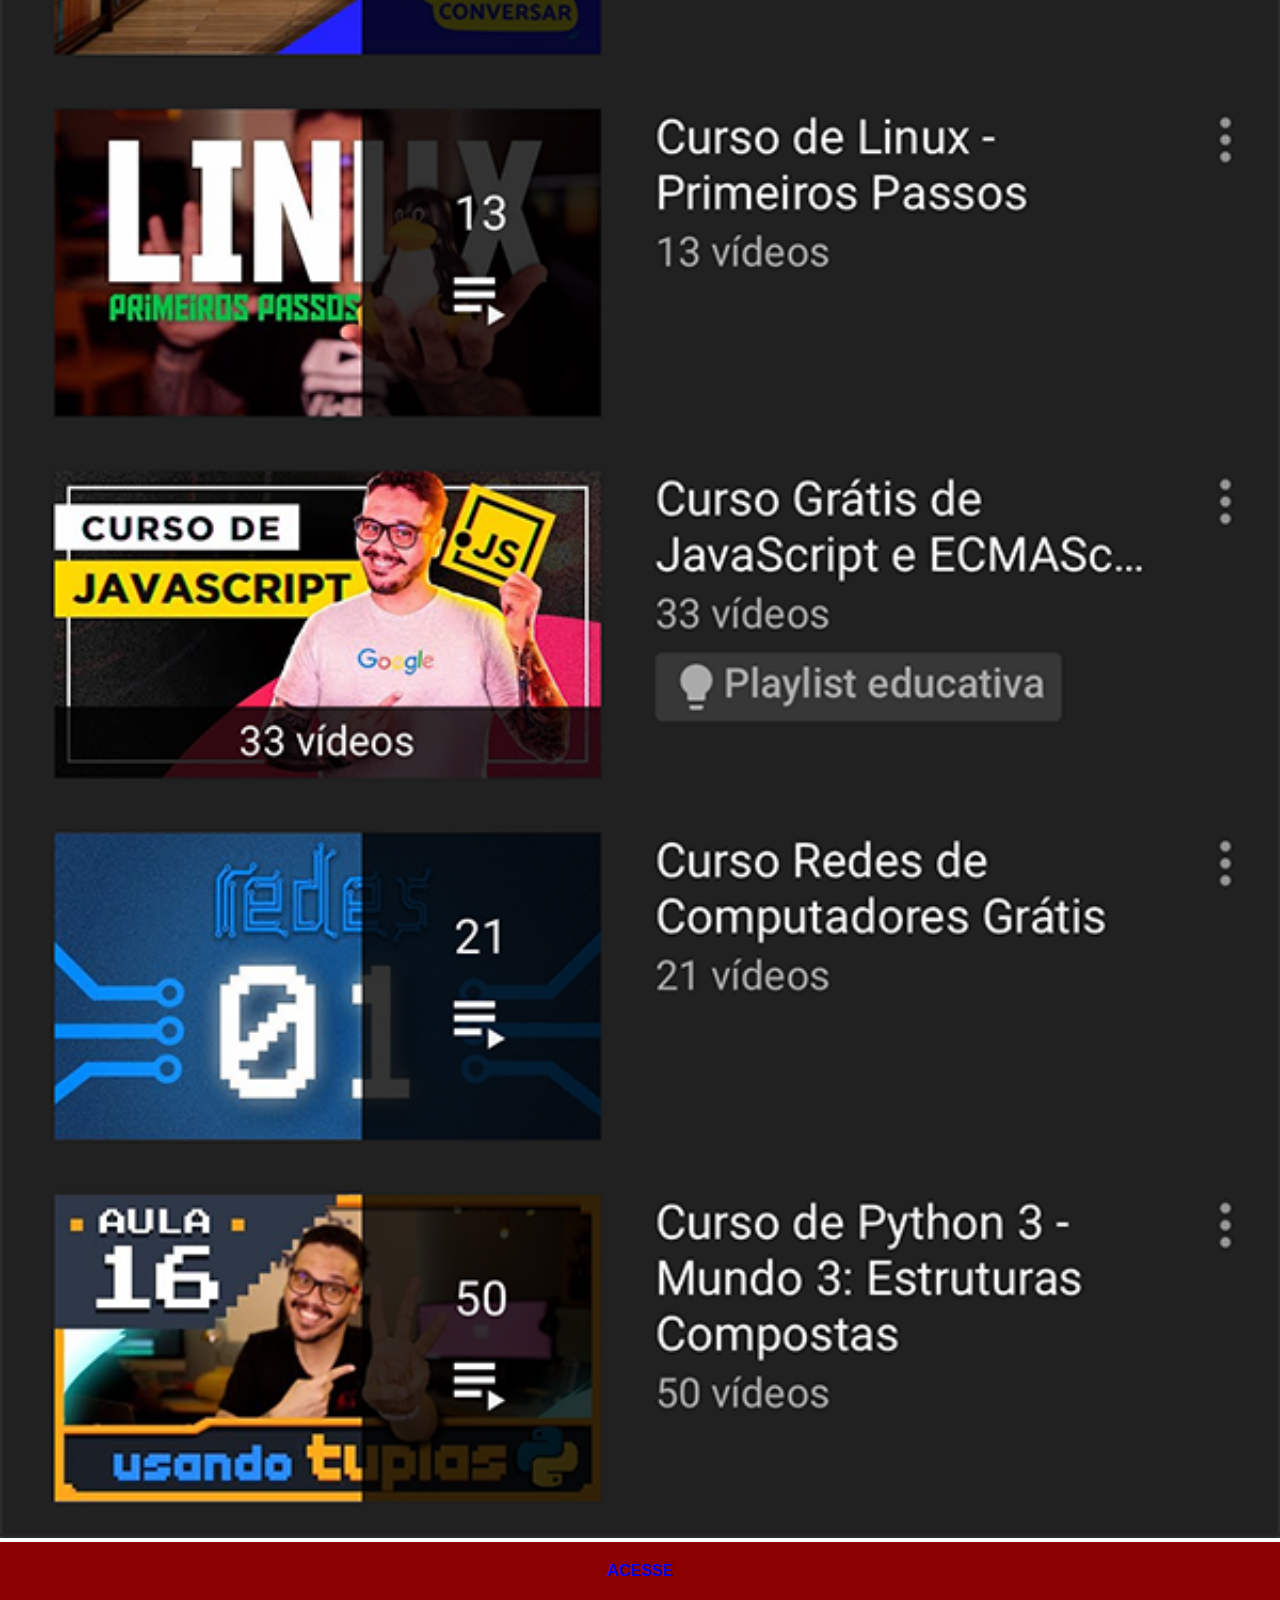
<file: youtube.html>
<!DOCTYPE html>
<html lang="pt-br">
<head>
    <meta charset="UTF-8">
    <meta http-equiv="X-UA-Compatible" content="IE=edge">
    <meta name="viewport" content="width=device-width, initial-scale=1.0">
    <title>Document</title> <link rel="stylesheet" href="estilos/social.css">
   

</head>
<body>
    <img src="imagens/tela-youtube.png"  alt="Youtube" >
    <a href="https://www.youtube.com/cursoemvideo/playlists" target="_blank">ACESSE</a>
    
</body>
</html>
</file>
<file: estilos/style.css>
@charset "UTF-8";

*{
    margin: 0px;
    padding: 0px;
    font-family: Arial, Helvetica, sans-serif;
}

html, body {
    height: 100vh;
    width: 100vw;
    background-color: black;
}

body {
    background: url(../imagens/fundo-madeira.jpg) 
    no-repeat top center; 
    background-size: cover;
    background-attachment: fixed;
}

main {
    height: 100vh;
    position: relative;
    
}

section#telefone {
    position: absolute;
    top: 50%;
    left: 50%;
    transform: translate(-50%, -50%);

    height: 627px;
    width: 311px;
    
    background: url(../imagens/frame-iphone.png) no-repeat;
}

iframe#tela {
    position: relative;
    top: 80px;
    left: 22px;
    width: 269px;
    height: 471px;


}

section#redes-sociais {
    text-align: right;
}

section#redes-sociais img {

    width: 50px;
    margin: 10px;
    border-radius: 50%;
    box-shadow: 2px 2px 5px  rgba(0, 0, 0, 0.400);
    box-sizing: border-box;
}

section#redes-sociais img:hover {
    border: 3px solid rgba(211, 17, 172, 0.626);
    transform: translate(-3px, -3px);
    box-shadow: 5px 5px 10px rgba(0, 0, 0, 0.637);
    transition: transform .3s, border 1s;
    
}
</file>
<file: estilos/social.css>
@charset "UTF-8";

*{
    margin: 0px;
    padding: 0px;
    font-family: Arial, Helvetica, sans-serif;
}

::-webkit-scrollbar {
    width: 0;
    height: 0;

}

img {
    width: 100vw;

}

a {
    display: block;
    background-color: darkred;
    padding: 20px;
    text-align: center;
    font-weight: bolder;
    text-decoration: none;

}

a:hover {
    background-color: red;
}
</file>
